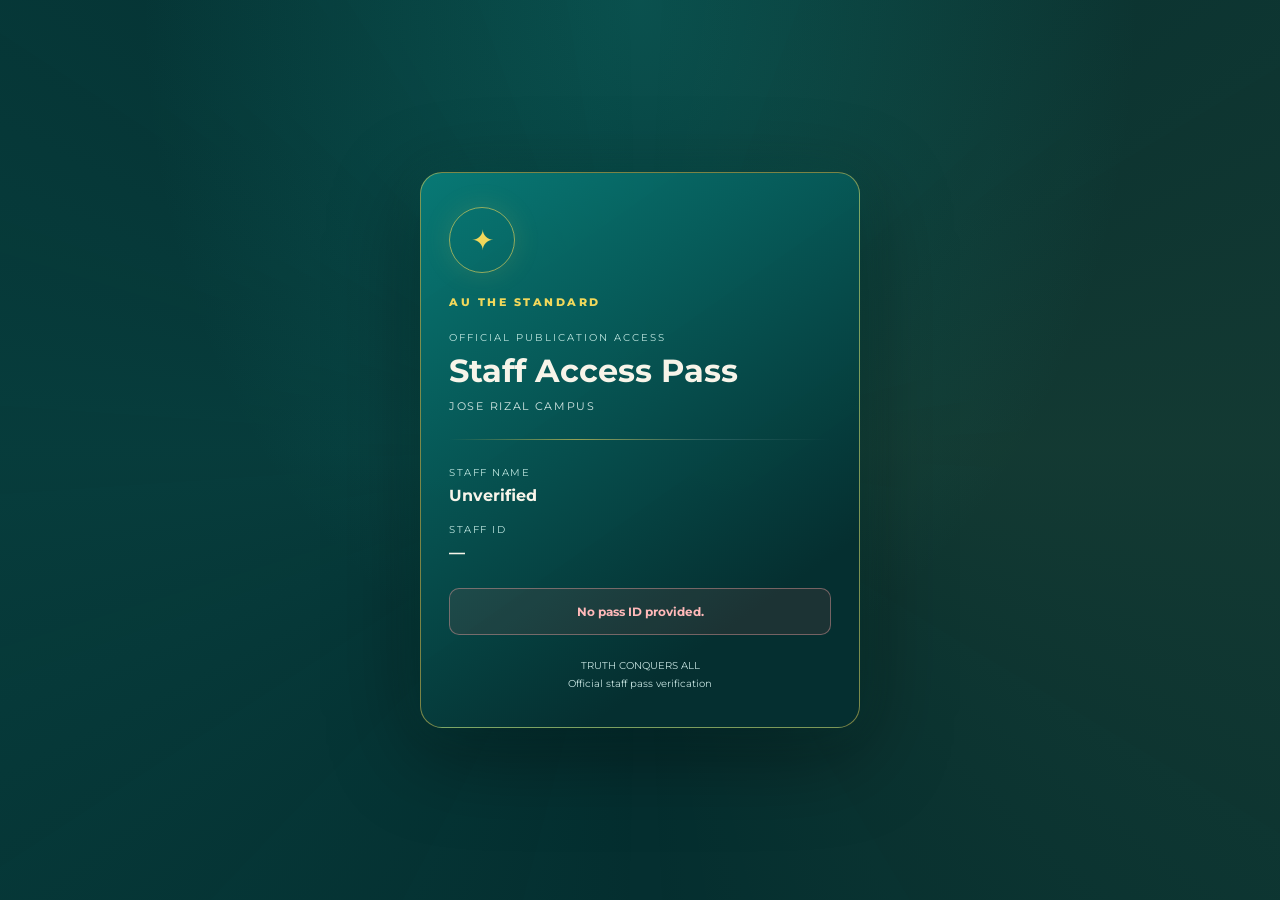
<file: pass.html>
<!DOCTYPE html>
<html lang="en">
<head>
  <meta charset="UTF-8">
  <meta name="viewport" content="width=device-width, initial-scale=1.0">
  <meta name="theme-color" content="#052f30">
  <title>Staff Access Pass | AU THE STANDARD</title>

  <link rel="preconnect" href="https://fonts.googleapis.com">
  <link href="https://fonts.googleapis.com/css2?family=Montserrat:wght@400;500;600;700;800&display=swap" rel="stylesheet">

  <style>
    * { box-sizing: border-box; }

    :root {
      --teal-dark: #052f30;
      --teal: #087c78;
      --gold: #f1d85b;
      --cream: #f7f4e9;
    }

    body {
      margin: 0;
      min-height: 100vh;
      padding: 24px;
      display: grid;
      place-items: center;
      overflow-x: hidden;
      background:
        radial-gradient(ellipse at 50% 0%, #15958b55, transparent 55%),
        var(--teal-dark);
      color: var(--cream);
      font-family: Montserrat, sans-serif;
    }

    .ambient {
      position: fixed;
      inset: -40%;
      pointer-events: none;
      background: conic-gradient(
        from 0deg,
        transparent,
        #f1d85b10,
        transparent,
        #15958b22,
        transparent
      );
      animation: ambient-spin 18s linear infinite;
    }

    .pass {
      position: relative;
      width: min(100%, 440px);
      padding: 34px 28px;
      overflow: hidden;
      border: 1px solid #f1d85b80;
      border-radius: 22px;
      background: linear-gradient(145deg, #087c78f2, #052f30 78%);
      box-shadow: 0 24px 90px #0006, 0 0 45px #15958b20;
      animation: pass-enter 1s cubic-bezier(.2,.8,.2,1) both;
    }

    .pass::before {
      content: "";
      position: absolute;
      top: -80%;
      left: -60%;
      width: 45%;
      height: 260%;
      transform: rotate(25deg);
      background: linear-gradient(
        90deg,
        transparent,
        #ffffff13,
        #f1d85b30,
        transparent
      );
      animation: light-sweep 2s ease-out .4s both;
      pointer-events: none;
    }

    .pass-content {
      position: relative;
      z-index: 1;
    }

    .seal {
      display: grid;
      place-items: center;
      width: 66px;
      height: 66px;
      margin-bottom: 22px;
      border: 1px solid #f1d85b99;
      border-radius: 50%;
      color: var(--gold);
      font-size: 28px;
      box-shadow: 0 0 28px #f1d85b20;
      animation: seal-glow 2s ease-in-out infinite alternate;
    }

    .brand {
      color: var(--gold);
      font-size: 11px;
      font-weight: 800;
      letter-spacing: 2.5px;
    }

    .eyebrow {
      margin: 22px 0 8px;
      color: #bde5df;
      font-size: 10px;
      letter-spacing: 2px;
      text-transform: uppercase;
    }

    h1 {
      margin: 0 0 8px;
      font-size: clamp(25px, 6vw, 32px);
      line-height: 1.2;
    }

    .subtitle {
      margin: 0;
      color: #d5e8e5;
      font-size: 11px;
      letter-spacing: 1.7px;
    }

    .divider {
      height: 1px;
      margin: 26px 0;
      background: linear-gradient(90deg, transparent, #f1d85b99, #ffffff25, transparent);
    }

    .label {
      margin-top: 18px;
      color: #bde5df;
      font-size: 10px;
      letter-spacing: 1.5px;
      text-transform: uppercase;
    }

    .value {
      margin-top: 7px;
      font-size: 16px;
      font-weight: 700;
      overflow-wrap: anywhere;
    }

    .status {
      margin-top: 26px;
      padding: 13px;
      border: 1px solid #f1d85b50;
      border-radius: 10px;
      background: #f1d85b12;
      color: var(--gold);
      font-size: 12px;
      font-weight: 700;
      line-height: 1.6;
      text-align: center;
    }

    .status.invalid {
      border-color: #ffaaaa66;
      background: #ff646418;
      color: #ffb9b9;
    }

    .progress-track {
      height: 3px;
      margin-top: 20px;
      overflow: hidden;
      border-radius: 10px;
      background: #ffffff20;
    }

    .progress {
      width: 0%;
      height: 100%;
      background: var(--gold);
    }

    .pass.ready .progress {
      animation: countdown 6s linear forwards;
    }

    .note {
      margin: 22px 0 0;
      color: #c5e2df;
      font-size: 10px;
      line-height: 1.8;
      text-align: center;
    }

    .tap-hint {
      margin-top: 16px;
      color: #f1d85b;
      font-size: 10px;
      letter-spacing: 1.2px;
      text-align: center;
      animation: hint-pulse 1.5s ease-in-out infinite;
    }

    .pass.invalid-pass .progress-track,
    .pass.invalid-pass .tap-hint {
      display: none;
    }

    .pass.leaving {
      animation: pass-leave .45s ease-in forwards;
    }

    @keyframes pass-enter {
      from { opacity: 0; transform: translateY(25px) scale(.96); filter: blur(8px); }
      to { opacity: 1; transform: translateY(0) scale(1); filter: blur(0); }
    }

    @keyframes pass-leave {
      to { opacity: 0; transform: translateY(-15px) scale(1.02); filter: blur(6px); }
    }

    @keyframes light-sweep {
      from { left: -70%; }
      to { left: 160%; }
    }

    @keyframes ambient-spin {
      to { transform: rotate(360deg); }
    }

    @keyframes seal-glow {
      from { box-shadow: 0 0 12px #f1d85b10; }
      to { box-shadow: 0 0 30px #f1d85b45; }
    }

    @keyframes countdown {
      to { width: 100%; }
    }

    @keyframes hint-pulse {
      50% { opacity: .55; }
    }

    @media (prefers-reduced-motion: reduce) {
      *, *::before, *::after {
        animation-duration: .01ms !important;
        animation-iteration-count: 1 !important;
        scroll-behavior: auto !important;
      }
    }
  </style>
</head>

<body>
  <div class="ambient" aria-hidden="true"></div>

  <main class="pass" id="passCard">
    <div class="pass-content">
      <div class="seal" aria-hidden="true">✦</div>
      <div class="brand">AU THE STANDARD</div>

      <p class="eyebrow">Official Publication Access</p>
      <h1>Staff Access Pass</h1>
      <p class="subtitle">JOSE RIZAL CAMPUS</p>

      <div class="divider"></div>

      <div class="label">Staff Name</div>
      <div class="value" id="staffName">Verifying pass...</div>

      <div class="label">Staff ID</div>
      <div class="value" id="staffId">—</div>

      <div class="status" id="status" role="status" aria-live="polite">
        Connecting to verification service...
      </div>

      <div class="progress-track" aria-hidden="true">
        <div class="progress"></div>
      </div>

      <div class="tap-hint" id="tapHint" hidden>
        TAP ANYWHERE TO CONTINUE
      </div>

      <p class="note">
        TRUTH CONQUERS ALL<br>
        Official staff pass verification
      </p>
    </div>
  </main>

  <script>
    const SUPABASE_URL = "https://gxihhayyyxiauoqrkokp.supabase.co";
    const SUPABASE_ANON_KEY = "sb_publishable_Q6p-7zDpsKmchrRiCA7TBg_JOZajsxX";

    const card = document.getElementById("passCard");
    const statusEl = document.getElementById("status");
    const staffNameEl = document.getElementById("staffName");
    const staffIdEl = document.getElementById("staffId");
    const tapHint = document.getElementById("tapHint");

    const params = new URLSearchParams(window.location.search);
    const passId = params.get("id");

    let canContinue = false;
    let hasContinued = false;
    let countdownTimer;

    function showInvalid(message) {
      card.classList.add("invalid-pass");
      staffNameEl.textContent = "Unverified";
      staffIdEl.textContent = "—";
      statusEl.textContent = message;
      statusEl.classList.add("invalid");
    }

    function continueToHomepage() {
      if (!canContinue || hasContinued) return;

      hasContinued = true;
      clearTimeout(countdownTimer);
      card.classList.add("leaving");

      setTimeout(() => {
        window.location.replace("index.html");
      }, 450);
    }

    async function verifyPass() {
      if (!passId) {
        showInvalid("No pass ID provided.");
        return;
      }

      try {
        const response = await fetch(
          `${SUPABASE_URL}/functions/v1/verify-public-pass`,
          {
            method: "POST",
            headers: {
              "Content-Type": "application/json",
              "apikey": SUPABASE_ANON_KEY
            },
            body: JSON.stringify({ pass_id: passId })
          }
        );

        const result = await response.json();

        if (!response.ok || !result.valid) {
          showInvalid(result.message || "Pass verification failed.");
          return;
        }

        if (!result.staff_name || !result.staff_id) {
          showInvalid("Staff information is incomplete.");
          return;
        }

        staffNameEl.textContent = result.staff_name;
        staffIdEl.textContent = result.staff_id;
        statusEl.textContent = "✓ " + (result.message || "Active pass verified.");

        canContinue = true;
        card.classList.add("ready");
        tapHint.hidden = false;

        countdownTimer = setTimeout(continueToHomepage, 6000);

      } catch (error) {
        console.error("Pass verification error:", error);
        showInvalid("Unable to verify. Please try again.");
      }
    }

    document.addEventListener("click", continueToHomepage);
    document.addEventListener("keydown", event => {
      if (event.key === "Enter" || event.key === " ") {
        continueToHomepage();
      }
    });

    verifyPass();
  </script>
</body>
</html>
</file>
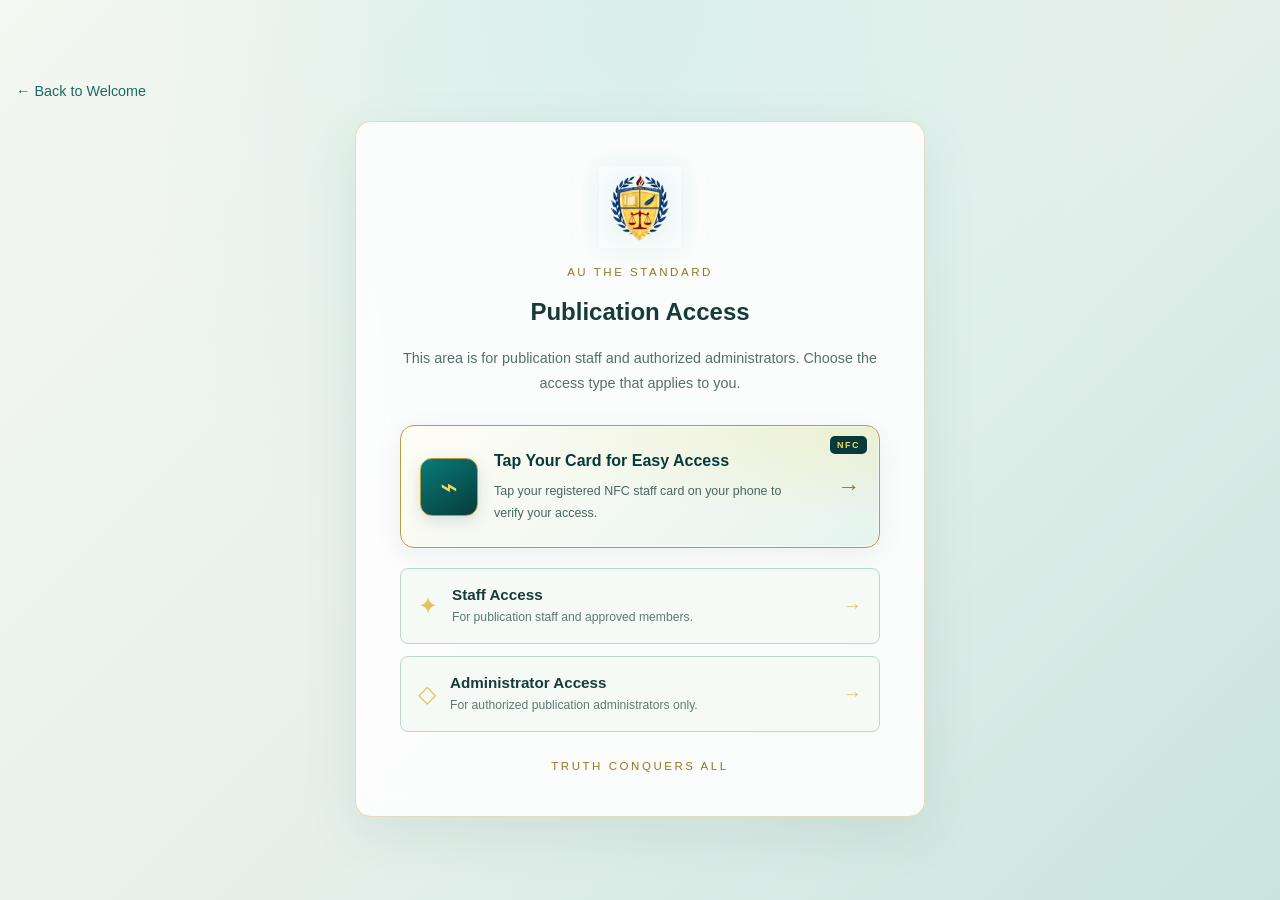
<file: staff-access.html>
<!DOCTYPE html>
<html lang="en">
<head>
  <meta charset="UTF-8">
  <meta name="viewport" content="width=device-width, initial-scale=1.0">
  <meta name="theme-color" content="#073b3b">
  <title>Staff & Admin Access | AU THE STANDARD</title>
  <link rel="stylesheet" href="style.css">
</head>

<body id="staff-access-page">
  <main class="staff-access-layout">
    <a class="staff-back-link" href="index.html">
      ← Back to Welcome
    </a>

    <section class="staff-access-card">
      <img
        src="images/au-logo.png"
        alt="Arellano University logo"
        class="access-logo"
      >

      <p class="access-eyebrow">AU THE STANDARD</p>

      <h1>Publication Access</h1>

      <p class="access-description">
        This area is for publication staff and authorized administrators.
        Choose the access type that applies to you.
      </p>

      
<div class="access-options">

  <!-- NFC CARD ACCESS -->
  <button type="button" id="nfc-card-choice"
    class="access-option nfc-access-option">
    <span class="access-icon">⌁</span>
    <span class="access-option-text">
      <strong>Tap Your Card for Easy Access</strong>
      <small>Tap your registered NFC staff card on your phone to verify your access.</small>
    </span>
    <span class="access-arrow">→</span>
  </button>

  <!-- STAFF ACCESS -->
  <button type="button" id="staff-login-choice"
    class="access-option">
    <span class="access-icon">✦</span>
    <span class="access-option-text">
      <strong>Staff Access</strong>
      <small>For publication staff and approved members.</small>
    </span>
    <span class="access-arrow">→</span>
  </button>

  <!-- ADMINISTRATOR ACCESS -->
  <button type="button" id="admin-login-choice"
    class="access-option">
    <span class="access-icon">◇</span>
    <span class="access-option-text">
      <strong>Administrator Access</strong>
      <small>For authorized publication administrators only.</small>
    </span>
    <span class="access-arrow">→</span>
  </button>

</div>


      <p class="access-footer">TRUTH CONQUERS ALL</p>
    </section>
  </main>
</body>

<script>
  const nfcButton = document.getElementById("nfc-card-choice");

  if (nfcButton) {
    nfcButton.addEventListener("click", () => {
      alert(
        "NFC Staff Access\n\n" +
        "1. Make sure NFC is enabled on your compatible phone.\n" +
        "2. Tap your registered AU THE STANDARD card on the phone.\n" +
        "3. Wait for your Staff Access Pass to be verified.\n\n" +
        "Your card must be active and your staff account approved."
      );
    });
  }
</script>
</html>
</file>
<file: style.css>
/* =========================================
   AU THE STANDARD
   Cinematic Editorial Design
   Teal • Yellow • Montserrat
========================================= */

:root {
  --teal-dark: #052f30;
  --teal: #087c78;
  --teal-light: #15958b;
  --yellow: #f1d85b;
  --ink: #152e2c;
  --muted: #71817b;
  --line: #dce5df;
  --paper: #f6f7f2;
  --white: #ffffff;
  --soft: #e9eddf;
  --max-width: 1240px;
}

* {
  box-sizing: border-box;
}

html {
  scroll-behavior: smooth;
  scroll-padding-top: 24px;
}

body {
  margin: 0;
  background: var(--paper);
  color: var(--ink);
  font-family: "Montserrat", Arial, sans-serif;
  -webkit-font-smoothing: antialiased;
}

img {
  display: block;
  max-width: 100%;
}

a {
  color: inherit;
  text-decoration: none;
}

button,
input {
  font: inherit;
}

button,
a {
  -webkit-tap-highlight-color: transparent;
}

button {
  cursor: pointer;
}

[hidden] {
  display: none !important;
}

.skip-link,
.visually-hidden {
  position: absolute;
  width: 1px;
  height: 1px;
  padding: 0;
  margin: -1px;
  overflow: hidden;
  clip: rect(0, 0, 0, 0);
  white-space: nowrap;
  border: 0;
}

.skip-link:focus {
  z-index: 1000;
  width: auto;
  height: auto;
  margin: 0;
  padding: 12px 16px;
  clip: auto;
  background: var(--yellow);
  color: var(--teal-dark);
}

/* =========================================
   1. HEADER AND TOP BAR
========================================= */

.site-header {
  position: relative;
  z-index: 20;
  padding: 0 5%;
  color: var(--white);
  background:
    radial-gradient(
      circle at 90% 0%,
      rgba(54, 181, 165, 0.2),
      transparent 32%
    ),
    linear-gradient(
      125deg,
      var(--teal-dark),
      #075956 60%,
      var(--teal)
    );
  border-bottom: 4px solid var(--yellow);
}

.topline {
  min-height: 39px;
  display: flex;
  align-items: center;
  justify-content: space-between;
  gap: 14px;
  border-bottom: 1px solid rgba(255, 255, 255, 0.17);
  color: #d0e5df;
  font-size: 9px;
  letter-spacing: 1.1px;
}

.header-actions {
  display: flex;
  align-items: center;
  gap: 18px;
  flex-shrink: 0;
}

#search-toggle,
#menu-toggle {
  display: inline-flex;
  align-items: center;
  justify-content: center;
  gap: 7px;
  padding: 10px 0;
  border: 0;
  background: transparent;
  color: var(--yellow);
  font-size: 10px;
  font-weight: 800;
  letter-spacing: 0.8px;
  transition: color 0.2s ease;
}

#search-toggle:hover,
#menu-toggle:hover {
  color: var(--white);
}

#menu-toggle span:first-child {
  font-size: 17px;
  line-height: 1;
}


/* =========================================
   2. MASTHEAD — PUBLICATION IDENTITY
========================================= */

.masthead {
  min-height: 125px;
  display: flex;
  align-items: center;
  justify-content: space-between;
  gap: 28px;
  padding: 24px 0;
}

.publication-brand {
  display: flex;
  align-items: center;
  gap: 15px;
  min-width: 0;
  color: var(--white);
}

.masthead .au-logo {
  width: 68px;
  height: 68px;
  flex: 0 0 68px;
  object-fit: contain;
  transition: transform 0.3s ease;
}

.publication-brand:hover .au-logo {
  transform: scale(1.04);
}

.brand-wrap {
  display: flex;
  flex-direction: column;
  align-items: flex-start;
  gap: 8px;
  min-width: 0;
}

.brand-title {
  display: flex;
  align-items: baseline;
  gap: 9px;
  white-space: nowrap;
  line-height: 1;
}

.brand-au,
.brand-name {
  margin: 0;
  padding: 0;
  color: var(--white);
  font-family: "Montserrat", sans-serif;
  font-size: clamp(21px, 3vw, 36px);
  line-height: 1.05;
}

.brand-au {
  color: var(--yellow);
  font-weight: 500;
  letter-spacing: -1px;
}

.brand-name {
  font-weight: 800;
  letter-spacing: -1.3px;
}

.brand-campus {
  color: #e0ece7;
  font-size: 10px;
  font-weight: 700;
  letter-spacing: 2.2px;
  line-height: 1.5;
}

.masthead-details {
  display: flex;
  flex-direction: column;
  align-items: flex-end;
  gap: 7px;
  flex-shrink: 0;
}

.masthead-tagline {
  margin: 0;
  padding-left: 13px;
  border-left: 3px solid var(--yellow);
  color: var(--yellow);
  font-size: 10px;
  font-weight: 800;
  letter-spacing: 1.2px;
  line-height: 1.6;
  text-align: right;
}

.masthead-address {
  margin: 0;
  color: #d0e5df;
  font-size: 10px;
  font-weight: 500;
  letter-spacing: 0.2px;
  line-height: 1.6;
  text-align: right;
}

/* =========================================
   3. HEADER TOOLS — MENU AND SEARCH
========================================= */

.header-tools {
  display: flex;
  align-items: center;
  justify-content: space-between;
  gap: 18px;
  padding: 13px 0;
  border-top: 1px solid rgba(255, 255, 255, 0.16);
}

.information-menu {
  position: relative;
  z-index: 110;
  flex: 0 0 auto;
  width: auto;
  max-height: none;
  padding: 0;
  overflow: visible;
  background: transparent;
  color: var(--white);
  border: 0;
  border-radius: 0;
  box-shadow: none;
}

.information-menu > summary {
  display: inline-flex;
  align-items: center;
  justify-content: center;
  gap: 9px;
  min-height: 43px;
  padding: 0 15px;
  border: 1px solid rgba(241, 216, 91, 0.65);
  border-radius: 4px;
  background: rgba(255, 255, 255, 0.045);
  color: var(--yellow);
  cursor: pointer;
  list-style: none;
  font-size: 10px;
  font-weight: 800;
  letter-spacing: 1px;
  transition:
    background 0.25s ease,
    color 0.25s ease,
    border-color 0.25s ease;
}

.information-menu > summary::-webkit-details-marker {
  display: none;
}

.information-menu > summary:hover,
.information-menu[open] > summary {
  background: var(--yellow);
  color: var(--teal-dark);
  border-color: var(--yellow);
}

.menu-icon {
  font-size: 19px;
  line-height: 1;
}

.menu-label {
  font-size: 10px;
}

.information-menu-content {
  position: absolute;
  top: calc(100% + 12px);
  left: 0;
  z-index: 120;
  display: grid;
  grid-template-columns: repeat(2, minmax(0, 1fr));
  gap: 20px;
  width: min(510px, 88vw);
  max-height: min(70vh, 520px);
  padding: 24px;
  overflow-y: auto;
  background: var(--white);
  color: var(--ink);
  border-top: 4px solid var(--yellow);
  border-radius: 0 0 6px 6px;
  box-shadow: 0 18px 45px rgba(5, 47, 48, 0.24);
  animation: standardMenuIn 0.2s ease both;
}

.information-menu-section {
  min-width: 0;
  padding-bottom: 10px;
  border-bottom: 1px solid var(--line);
}

.information-menu-section h3 {
  margin: 0 0 10px;
  color: var(--teal-dark);
  font-size: 11px;
  font-weight: 800;
  letter-spacing: 1px;
  text-transform: uppercase;
}

.information-menu-section a {
  display: block;
  padding: 9px 10px;
  border-radius: 3px;
  color: #4c625b;
  font-size: 11px;
  line-height: 1.55;
  transition:
    background 0.2s ease,
    color 0.2s ease,
    padding-left 0.2s ease;
}

.information-menu-section a:hover {
  padding-left: 14px;
  background: var(--soft);
  color: var(--teal);
}

.search-form {
  display: flex;
  align-items: stretch;
  gap: 0;
  width: min(430px, 65%);
  min-width: 0;
  margin: 0 0 0 auto;
  padding: 0;
  border: 1px solid rgba(241, 216, 91, 0.7);
  border-radius: 5px;
  overflow: hidden;
  background: var(--white);
  transition:
    border-color 0.25s ease,
    box-shadow 0.25s ease;
}

.search-form:focus-within {
  border-color: var(--yellow);
  box-shadow: 0 0 0 3px rgba(241, 216, 91, 0.17);
}

.search-form input {
  width: 100%;
  min-width: 0;
  min-height: 43px;
  padding: 11px 14px;
  border: 0;
  border-radius: 0;
  outline: 0;
  background: var(--white);
  color: var(--ink);
  font-size: 12px;
}

.search-form input::placeholder {
  color: #82918b;
}

.search-form input:focus-visible {
  outline: 0;
}

.search-form button {
  flex-shrink: 0;
  min-height: 43px;
  padding: 0 17px;
  border: 0;
  border-radius: 0;
  background: var(--yellow);
  color: var(--teal-dark);
  font-size: 10px;
  font-weight: 800;
  letter-spacing: 0.8px;
  transition:
    background 0.2s ease,
    color 0.2s ease;
}

.search-form button:hover {
  background: var(--teal-dark);
  color: var(--yellow);
}

/* =========================================
   4. MAIN CATEGORY NAVIGATION
========================================= */

.navigation {
  position: relative;
  display: flex;
  align-items: stretch;
  justify-content: space-between;
  gap: clamp(10px, 1.35vw, 22px);
  padding: 0;
  border-top: 1px solid rgba(255, 255, 255, 0.16);
  overflow-x: auto;
  scrollbar-width: thin;
  scrollbar-color: var(--teal-light) transparent;
}

.navigation > a,
.nav-dropdown-toggle {
  display: inline-flex;
  align-items: center;
  justify-content: center;
  gap: 6px;
  min-height: 49px;
  padding: 12px 0;
  flex-shrink: 0;
  border: 0;
  border-bottom: 3px solid transparent;
  background: transparent;
  color: var(--white);
  font-size: 9px;
  font-weight: 800;
  letter-spacing: 0.5px;
  white-space: nowrap;
  transition:
    color 0.2s ease,
    border-color 0.2s ease;
}

.navigation > a:hover,
.navigation > a:focus-visible,
.nav-dropdown-toggle:hover,
.nav-dropdown-toggle:focus-visible,
.nav-dropdown-toggle[aria-expanded="true"] {
  color: var(--yellow);
  border-bottom-color: var(--yellow);
}

.nav-dropdown {
  position: relative;
  display: flex;
  align-items: stretch;
  flex-shrink: 0;
}

.nav-dropdown-toggle span {
  display: inline-block;
  font-size: 13px;
  transition: transform 0.2s ease;
}

.nav-dropdown-toggle[aria-expanded="true"] span {
  transform: rotate(180deg);
}

.nav-dropdown-menu {
  position: absolute;
  z-index: 100;
  top: calc(100% + 1px);
  left: -10px;
  display: none;
  width: 255px;
  max-height: min(65vh, 430px);
  padding: 8px;
  overflow-y: auto;
  background: var(--white);
  border: 1px solid var(--line);
  border-top: 3px solid var(--yellow);
  border-radius: 0 0 5px 5px;
  box-shadow: 0 15px 35px rgba(5, 47, 48, 0.2);
}

.nav-dropdown.is-open .nav-dropdown-menu {
  display: block;
  animation: standardMenuIn 0.18s ease both;
}

.nav-dropdown-menu a,
.nav-dropdown-menu button {
  display: block;
  width: 100%;
  padding: 11px 12px;
  border: 0;
  border-radius: 3px;
  background: transparent;
  color: var(--ink);
  font-size: 11px;
  line-height: 1.5;
  text-align: left;
  overflow-wrap: anywhere;
  transition:
    background 0.2s ease,
    color 0.2s ease,
    padding-left 0.2s ease;
}

.nav-dropdown-menu a:hover,
.nav-dropdown-menu a:focus-visible,
.nav-dropdown-menu button:hover,
.nav-dropdown-menu button:focus-visible {
  padding-left: 16px;
  background: var(--soft);
  color: var(--teal);
}

@keyframes standardMenuIn {
  from {
    opacity: 0;
    transform: translateY(6px);
  }
  to {
    opacity: 1;
    transform: translateY(0);
  }
}

/* =========================================
   5. RESPONSIVE HEADER TOOLS
========================================= */

@media (max-width: 800px) {
  .masthead {
    gap: 16px;
  }

  .masthead .au-logo {
    width: 56px;
    height: 56px;
    flex-basis: 56px;
  }

  .brand-title {
    gap: 6px;
  }

  .brand-au,
  .brand-name {
    font-size: clamp(18px, 3.1vw, 28px);
  }

  .brand-campus {
    font-size: 8px;
    letter-spacing: 1.5px;
  }

  .masthead-tagline {
    font-size: 9px;
  }

  .masthead-address {
    font-size: 9px;
  }

  .information-menu-content {
    width: min(480px, 88vw);
  }
}

@media (max-width: 650px) {
  .masthead {
    align-items: flex-start;
    flex-direction: column;
    gap: 14px;
    padding: 18px 0;
  }

  .masthead-details {
    align-items: flex-start;
    gap: 5px;
    padding-left: 77px;
  }

  .masthead-tagline {
    padding-left: 10px;
    text-align: left;
  }

  .masthead-address {
    text-align: left;
  }

  .header-tools {
    align-items: stretch;
    gap: 10px;
  }

  .information-menu > summary {
    min-height: 42px;
    gap: 7px;
    padding: 0 11px;
  }

  .menu-label {
    font-size: 9px;
  }

  .search-form {
    flex: 1;
    width: auto;
    min-width: 0;
  }

  .search-form input {
    min-height: 42px;
    padding: 10px;
    font-size: 11px;
  }

  .search-form button {
    min-height: 42px;
    padding: 0 11px;
    font-size: 9px;
  }

  .information-menu-content {
    position: fixed;
    top: auto;
    left: 5%;
    width: 90%;
    max-height: 70vh;
    grid-template-columns: repeat(2, minmax(0, 1fr));
    gap: 15px;
    padding: 18px;
  }

  .navigation {
    justify-content: flex-start;
    gap: 20px;
    overflow-x: auto;
  }

  .nav-dropdown-menu {
    position: fixed;
    top: auto;
    left: 12px;
    width: min(290px, calc(100vw - 24px));
    max-height: 55vh;
  }
}

@media (max-width: 380px) {
  .masthead-details {
    padding-left: 0;
  }

  .header-tools {
    gap: 7px;
  }

  .information-menu > summary {
    padding: 0 9px;
  }

  .menu-label {
    display: none;
  }

  .search-form button {
    padding: 0 9px;
    font-size: 8px;
  }

  .information-menu-content {
    grid-template-columns: minmax(0, 1fr);
  }
}


/* =========================================
   6. MAIN PAGE LAYOUT
========================================= */

.container {
  width: 100%;
  max-width: var(--max-width);
  margin: 0 auto;
  padding: 0 32px;
}

.section-block {
  margin-top: 42px;
  scroll-margin-top: 24px;
}

.section-title {
  position: relative;
  display: flex;
  align-items: baseline;
  justify-content: space-between;
  gap: 12px;
  margin-bottom: 22px;
  padding-bottom: 13px;
  border-bottom: 2px solid var(--teal-dark);
}

.section-title::after {
  content: "";
  position: absolute;
  bottom: -2px;
  left: 0;
  width: 65px;
  height: 3px;
  background: var(--yellow);
}

.section-title h2 {
  margin: 0;
  color: var(--teal-dark);
  font-size: 13px;
  font-weight: 800;
  letter-spacing: 1.5px;
  line-height: 1.6;
}

.section-title > span {
  color: var(--muted);
  font-size: 9px;
  font-weight: 600;
  letter-spacing: 1px;
  line-height: 1.6;
  text-align: right;
}

/* =========================================
   7. FEATURED STORY
========================================= */

.lead-layout {
  display: grid;
  grid-template-columns: minmax(0, 1.8fr) minmax(260px, 0.85fr);
  gap: 28px;
  align-items: start;
}

.lead-story {
  min-width: 0;
  overflow: hidden;
  background: var(--white);
  border: 1px solid var(--line);
  border-radius: 4px;
  box-shadow: 0 10px 30px rgba(5, 47, 48, 0.07);
}

.story-image {
  display: block;
  width: 100%;
  aspect-ratio: 16 / 10;
  object-fit: cover;
  object-position: center;
  background: #e1e8e1;
  transition:
    transform 0.45s ease,
    filter 0.45s ease;
}

.lead-image {
  aspect-ratio: 16 / 8.5;
}

.lead-story:hover .story-image,
.story-card:hover .story-image {
  transform: scale(1.025);
  filter: saturate(1.06);
}

.story-info {
  padding: 22px 24px 25px;
}

.category {
  display: inline-block;
  color: var(--teal);
  font-size: 10px;
  font-weight: 800;
  letter-spacing: 1.1px;
  line-height: 1.6;
  text-transform: uppercase;
}

.lead-story h1 {
  max-width: 760px;
  margin: 12px 0;
  color: var(--teal-dark);
  font-size: clamp(32px, 4vw, 52px);
  font-weight: 800;
  line-height: 1.08;
  letter-spacing: -1.8px;
  overflow-wrap: anywhere;
}

.summary {
  max-width: 660px;
  color: #52645e;
  font-size: 14px;
  line-height: 1.9;
}

.byline {
  color: var(--muted);
  font-size: 9px;
  line-height: 1.8;
  letter-spacing: 0.7px;
}

.read-link {
  display: inline-flex;
  align-items: center;
  margin-top: 13px;
  padding: 11px 0 5px;
  border-bottom: 2px solid var(--yellow);
  color: var(--teal);
  font-size: 10px;
  font-weight: 800;
  letter-spacing: 0.7px;
}

.read-link:hover {
  color: var(--teal-dark);
}

/* =========================================
   8. TOP STORIES SIDEBAR
========================================= */

.trending {
  min-width: 0;
  padding: 20px;
  background: var(--teal-dark);
  border-top: 4px solid var(--yellow);
  border-radius: 3px;
  color: var(--white);
}

.sidebar-section-heading {
  display: flex;
  align-items: baseline;
  justify-content: space-between;
  gap: 8px;
  padding-bottom: 13px;
  border-bottom: 1px solid rgba(255, 255, 255, 0.22);
}

.sidebar-section-heading h2 {
  margin: 0;
  color: var(--white);
  font-size: 12px;
  font-weight: 800;
  letter-spacing: 1.2px;
  line-height: 1.6;
}

.sidebar-section-heading > span {
  color: var(--yellow);
  font-size: 8px;
  font-weight: 700;
  letter-spacing: 0.6px;
  text-align: right;
}

.top-story-item {
  display: grid;
  grid-template-columns: 28px minmax(0, 1fr);
  gap: 9px;
  padding: 16px 0;
  border-bottom: 1px solid rgba(255, 255, 255, 0.17);
}

.top-story-number {
  color: var(--yellow);
  font-size: 19px;
  font-weight: 500;
  line-height: 1.4;
}

.top-story-link {
  display: grid;
  grid-template-columns: 76px minmax(0, 1fr);
  align-items: start;
  gap: 11px;
  min-width: 0;
}

.top-story-image {
  width: 76px;
  height: 76px;
  aspect-ratio: 1;
  object-fit: cover;
  border-radius: 2px;
  background: rgba(255, 255, 255, 0.1);
}

.top-story-content {
  min-width: 0;
}

.top-story-content .category {
  color: var(--yellow);
  font-size: 8px;
}

.top-story-content h3 {
  margin: 5px 0 0;
  color: var(--white);
  font-size: 12px;
  font-weight: 700;
  line-height: 1.55;
  overflow-wrap: anywhere;
}

.top-story-link:hover h3 {
  color: var(--yellow);
}

.top-story-content p {
  margin: 6px 0 0;
  color: #d0e5df;
  font-size: 10px;
  line-height: 1.6;
}

/* =========================================
   9. ANNOUNCEMENTS
========================================= */

.announcements-section {
  margin-top: 24px;
}

.announcements-section .sidebar-section-heading {
  padding-bottom: 12px;
}

.announcement-item {
  padding: 14px 0;
  border-bottom: 1px solid rgba(255, 255, 255, 0.16);
}

.announcement-item:last-child {
  border-bottom: 0;
}

.announcement-item.is-priority {
  padding-left: 11px;
  border-left: 3px solid var(--yellow);
}

.announcement-item h3 {
  margin: 0 0 7px;
  color: var(--white);
  font-size: 12px;
  font-weight: 800;
  line-height: 1.6;
  overflow-wrap: anywhere;
}

.announcement-item p {
  margin: 0;
  color: #d0e5df;
  font-size: 10px;
  line-height: 1.8;
  overflow-wrap: anywhere;
}

.announcement-link {
  display: inline-block;
  margin-top: 8px;
  color: var(--yellow);
  font-size: 9px;
  font-weight: 800;
  letter-spacing: 0.5px;
}

.announcement-link:hover {
  color: var(--white);
}

.empty-message {
  margin: 0;
  padding: 16px 0;
  color: #d0e5df;
  font-size: 11px;
  line-height: 1.8;
}

/* =========================================
   10. LATEST STORY CARDS
========================================= */

.story-grid {
  display: grid;
  grid-template-columns: repeat(3, minmax(0, 1fr));
  gap: 28px 22px;
}

.story-card {
  min-width: 0;
  overflow: hidden;
  background: var(--white);
  border: 1px solid #e2e9e3;
  border-radius: 4px;
  box-shadow: 0 5px 18px rgba(5, 47, 48, 0.035);
  transition:
    transform 0.25s ease,
    box-shadow 0.25s ease;
}

.story-card:hover {
  transform: translateY(-4px);
  box-shadow: 0 14px 30px rgba(5, 47, 48, 0.11);
}

.story-card > a:first-child {
  display: block;
  overflow: hidden;
}

.story-card .story-image {
  aspect-ratio: 16 / 10;
}

.card-content {
  padding: 17px 17px 20px;
}

.story-card h3 {
  margin: 10px 0;
  color: var(--teal-dark);
  font-size: 18px;
  font-weight: 800;
  line-height: 1.4;
  letter-spacing: -0.4px;
  overflow-wrap: anywhere;
}

.story-card h3 a:hover {
  color: var(--teal);
}

.story-excerpt {
  color: #5b6b65;
  font-size: 12px;
  line-height: 1.85;
}

.story-card .coverage-level {
  display: inline-block;
  margin-top: 8px;
  padding: 4px 7px;
  background: var(--soft);
  color: var(--teal-dark);
  border-radius: 2px;
  font-size: 8px;
  font-weight: 800;
  letter-spacing: 0.5px;
  text-transform: uppercase;
}

.story-card .byline {
  display: block;
  margin-top: 14px;
  padding-top: 10px;
  border-top: 1px solid #e8eee9;
}

.story-card .read-more {
  display: inline-block;
  margin-top: 12px;
  padding-bottom: 4px;
  border-bottom: 2px solid var(--yellow);
  color: var(--teal);
  font-size: 10px;
  font-weight: 800;
  letter-spacing: 0.5px;
}

.story-card .read-more:hover {
  color: var(--teal-dark);
}

#no-results {
  padding: 20px;
  color: var(--muted);
  font-size: 12px;
  line-height: 1.8;
  text-align: center;
}

/* =========================================
   11. ABOUT SECTION
========================================= */

.about {
  position: relative;
  overflow: hidden;
  margin-top: 62px;
  padding: 40px;
  color: var(--white);
  background:
    radial-gradient(
      circle at 95% 0%,
      rgba(54, 181, 165, 0.23),
      transparent 35%
    ),
    linear-gradient(120deg, var(--teal-dark), var(--teal));
  border-top: 4px solid var(--yellow);
  border-radius: 3px;
}

.about .category {
  color: var(--yellow);
}

.about h2 {
  max-width: 650px;
  margin: 14px 0;
  color: var(--white);
  font-size: clamp(30px, 4vw, 44px);
  font-weight: 800;
  line-height: 1.15;
  letter-spacing: -1px;
}

.about p {
  max-width: 650px;
  color: #d0e5df;
  font-size: 13px;
  line-height: 1.95;
}

/* =========================================
   12. INFORMATIONAL PAGE PLACEHOLDERS
========================================= */

.publication-information {
  margin-top: 25px;
  padding: 27px;
  background: var(--white);
  border: 1px solid var(--line);
  border-left: 4px solid var(--teal);
  border-radius: 3px;
  scroll-margin-top: 24px;
}

.publication-information h2 {
  margin: 9px 0;
  color: var(--teal-dark);
  font-size: 22px;
  font-weight: 800;
  line-height: 1.4;
}

.publication-information p {
  margin-bottom: 0;
  color: #5b6b65;
  font-size: 12px;
  line-height: 1.9;
}

/* =========================================
   13. FOOTER
========================================= */

.site-footer {
  position: relative;
  margin-top: 65px;
  padding: 38px 5%;
  color: var(--white);
  background:
    radial-gradient(
      circle at 90% 0%,
      rgba(54, 181, 165, 0.16),
      transparent 30%
    ),
    var(--teal-dark);
  border-top: 4px solid var(--yellow);
  text-align: center;
}

.footer-brand {
  display: inline-block;
  color: var(--white);
  font-size: 27px;
  font-weight: 400;
  letter-spacing: -0.8px;
}

.footer-brand strong {
  font-weight: 800;
}

.footer-brand span {
  color: var(--yellow);
}

.site-footer p {
  color: #c2dcd6;
  font-size: 10px;
  line-height: 1.9;
}

.site-footer > a:last-child {
  display: inline-block;
  margin-top: 8px;
  color: var(--yellow);
  font-size: 10px;
  font-weight: 800;
}

/* =========================================
   14. TABLET LAYOUT
========================================= */

@media (max-width: 950px) {
  .container {
    padding: 0 24px;
  }

  .navigation {
    gap: 16px;
  }

  .navigation > a,
  .nav-dropdown-toggle {
    font-size: 9px;
  }

  .lead-layout {
    grid-template-columns: minmax(0, 1.4fr) minmax(235px, 0.9fr);
    gap: 20px;
  }

  .top-story-link {
    grid-template-columns: 62px minmax(0, 1fr);
    gap: 9px;
  }

  .top-story-image {
    width: 62px;
    height: 62px;
  }

  .story-grid {
    gap: 22px 15px;
  }

  .card-content {
    padding: 14px;
  }

  .story-card h3 {
    font-size: 16px;
  }
}

/* =========================================
   15. MOBILE LAYOUT
========================================= */

@media (max-width: 650px) {
  .site-header {
    padding: 0 5%;
  }

  .topline {
    min-height: 37px;
    font-size: 7px;
    letter-spacing: 0.4px;
  }

  .header-actions {
    gap: 13px;
  }

  #search-toggle,
  #menu-toggle {
    font-size: 9px;
  }

  .menu-button-text {
    display: none;
  }

  .masthead {
    min-height: 90px;
    gap: 10px;
    padding: 15px 0;
  }

  .publication-brand {
    gap: 9px;
  }

  .masthead .au-logo {
    width: 43px;
    height: 43px;
    flex-basis: 43px;
  }

  .brand-title {
    gap: 6px;
  }

  .brand-au,
  .brand-name {
    font-size: clamp(15px, 4.4vw, 24px);
    letter-spacing: -0.7px;
  }

  .brand-campus {
    font-size: 7px;
    letter-spacing: 1.2px;
  }

  .masthead-tagline {
    max-width: 100px;
    padding-left: 8px;
    font-size: 8px;
    letter-spacing: 0.2px;
    line-height: 1.7;
  }

  .navigation {
    gap: 20px;
    margin-right: -5.5%;
    padding: 0 0 0 1px;
  }

  .navigation > a,
  .nav-dropdown-toggle {
    min-height: 44px;
    padding: 10px 0;
    font-size: 9px;
  }

  .nav-dropdown-menu {
    position: fixed;
    top: auto;
    left: auto;
    width: min(270px, 85vw);
    max-height: 55vh;
    border-radius: 3px;
  }

  .information-menu {
    right: 0;
    width: min(410px, 100%);
    max-height: 70vh;
    padding: 20px;
  }

  .container {
    padding: 0 16px;
  }

  .section-block {
    margin-top: 30px;
  }

  .section-title {
    gap: 10px;
    margin-bottom: 17px;
    padding-bottom: 11px;
  }

  .section-title h2 {
    font-size: 11px;
    letter-spacing: 1px;
  }

  .section-title > span {
    font-size: 8px;
    letter-spacing: 0.3px;
  }

  .lead-layout {
    grid-template-columns: minmax(0, 1fr);
    gap: 23px;
  }

  .lead-image {
    aspect-ratio: 16 / 9;
  }

  .story-info {
    padding: 18px;
  }

  .lead-story h1 {
    font-size: clamp(30px, 8.5vw, 43px);
    letter-spacing: -1px;
  }

  .summary {
    font-size: 13px;
  }

  .trending {
    padding: 18px;
  }

  .top-story-link {
    grid-template-columns: 75px minmax(0, 1fr);
  }

  .top-story-image {
    width: 75px;
    height: 75px;
  }

  .top-story-content h3 {
    font-size: 13px;
  }

  .story-grid {
    grid-template-columns: repeat(2, minmax(0, 1fr));
    gap: 18px 12px;
  }

  .story-card .story-image {
    aspect-ratio: 4 / 3;
  }

  .card-content {
    padding: 12px;
  }

  .story-card h3 {
    font-size: 15px;
    line-height: 1.45;
  }

  .story-excerpt {
    font-size: 11px;
    line-height: 1.7;
  }

  .story-card .byline {
    font-size: 8px;
  }

  .category {
    font-size: 8px;
    letter-spacing: 0.7px;
  }

  .about {
    margin-top: 42px;
    padding: 27px 21px;
  }

  .about h2 {
    font-size: 31px;
  }

  .publication-information {
    padding: 21px;
  }

  .publication-information h2 {
    font-size: 19px;
  }

  .site-footer {
    margin-top: 44px;
    padding: 32px 18px;
  }

  .footer-brand {
    font-size: 22px;
  }
}

/* =========================================
   16. SMALL PHONES
========================================= */

@media (max-width: 380px) {
  .masthead-tagline {
    display: none;
  }

  .brand-au,
  .brand-name {
    font-size: 17px;
  }

  .brand-campus {
    font-size: 6px;
    letter-spacing: 1px;
  }

  .container {
    padding: 0 13px;
  }

  .story-grid {
    grid-template-columns: minmax(0, 1fr);
  }

  .story-card .story-image {
    aspect-ratio: 16 / 9;
  }

  .story-card h3 {
    font-size: 18px;
  }

  .story-excerpt {
    font-size: 12px;
  }

  .section-title > span {
    letter-spacing: 0;
  }

  .top-story-link {
    grid-template-columns: 65px minmax(0, 1fr);
  }

  .top-story-image {
    width: 65px;
    height: 65px;
  }
}

/* =========================================
   17. ACCESSIBILITY AND MOTION
========================================= */

a:focus-visible,
button:focus-visible,
input:focus-visible {
  outline: 2px solid var(--yellow);
  outline-offset: 3px;
}

@media (prefers-reduced-motion: reduce) {
  html {
    scroll-behavior: auto;
  }

  *,
  *::before,
  *::after {
    transition-duration: 0.01ms !important;
    animation-duration: 0.01ms !important;
  }
}

/* =========================================
   THE STANDARD — CINEMATIC EDITORIAL EFFECTS
   Gold • Deep Teal • Film-inspired motion
========================================= */

:root {
  --cinema-gold: #f1d85b;
  --cinema-glow: rgba(241, 216, 91, 0.22);
  --cinema-shadow: 0 18px 48px rgba(5, 47, 48, 0.13);
}

/* Smooth, premium page movement */
html {
  scroll-behavior: smooth;
}

::selection {
  background: var(--yellow);
  color: var(--teal-dark);
}

/* Cinematic header atmosphere */
.site-header {
  isolation: isolate;
  background:
    radial-gradient(
      ellipse at 12% 0%,
      rgba(241, 216, 91, 0.09),
      transparent 34%
    ),
    radial-gradient(
      ellipse at 92% 15%,
      rgba(64, 210, 190, 0.17),
      transparent 36%
    ),
    linear-gradient(125deg, #031f20 0%, #064847 53%, #087c78 100%);
  box-shadow: 0 8px 30px rgba(5, 47, 48, 0.12);
}

.site-header::after {
  content: "";
  position: absolute;
  z-index: -1;
  inset: 0;
  pointer-events: none;
  opacity: 0.18;
  background: repeating-linear-gradient(
    115deg,
    transparent 0,
    transparent 90px,
    rgba(255, 255, 255, 0.035) 91px,
    transparent 93px
  );
}

/* Elegant gold accent */
.topline {
  letter-spacing: 1.5px;
}

.brand-au {
  text-shadow: 0 0 24px rgba(241, 216, 91, 0.16);
}

.brand-name {
  transition: letter-spacing 0.3s ease;
}

.publication-brand:hover .brand-name {
  letter-spacing: -0.6px;
}

.brand-campus {
  transition: color 0.25s ease;
}

.publication-brand:hover .brand-campus {
  color: var(--yellow);
}

/* Refined tagline */
.masthead-tagline {
  text-shadow: 0 0 18px rgba(241, 216, 91, 0.12);
}

/* Menu and search polish */
.information-menu > summary {
  box-shadow: inset 0 0 0 1px rgba(255, 255, 255, 0.025);
}

.information-menu > summary:hover,
.information-menu[open] > summary {
  box-shadow: 0 5px 20px rgba(241, 216, 91, 0.13);
}

.search-form {
  box-shadow: 0 5px 20px rgba(0, 0, 0, 0.06);
}

.search-form button {
  position: relative;
  overflow: hidden;
}

.search-form button::after {
  content: "";
  position: absolute;
  inset: 0;
  background: linear-gradient(
    115deg,
    transparent 20%,
    rgba(255, 255, 255, 0.3) 50%,
    transparent 80%
  );
  transform: translateX(-130%);
  transition: transform 0.45s ease;
}

.search-form button:hover::after {
  transform: translateX(130%);
}

/* Navigation: editorial gold underline */
.navigation > a,
.nav-dropdown-toggle {
  position: relative;
}

.navigation > a::after,
.nav-dropdown-toggle::after {
  content: "";
  position: absolute;
  right: 0;
  bottom: -1px;
  left: 0;
  height: 2px;
  background: var(--yellow);
  transform: scaleX(0);
  transform-origin: left;
  transition: transform 0.25s ease;
}

.navigation > a:hover::after,
.navigation > a:focus-visible::after,
.nav-dropdown-toggle:hover::after,
.nav-dropdown-toggle:focus-visible::after,
.nav-dropdown-toggle[aria-expanded="true"]::after {
  transform: scaleX(1);
}

/* Featured story: dramatic editorial presentation */
.lead-story {
  box-shadow: var(--cinema-shadow);
  transition:
    box-shadow 0.35s ease,
    transform 0.35s ease;
}

.lead-story:hover {
  box-shadow: 0 24px 60px rgba(5, 47, 48, 0.17);
  transform: translateY(-3px);
}

.lead-story > a:first-child,
.lead-story .story-image {
  overflow: hidden;
}

.lead-image {
  filter: saturate(0.88) contrast(1.04);
  transition:
    transform 0.7s cubic-bezier(0.2, 0.7, 0.2, 1),
    filter 0.5s ease;
}

.lead-story:hover .lead-image {
  filter: saturate(1.08) contrast(1.04);
  transform: scale(1.035);
}

.lead-story h1 {
  text-wrap: balance;
}

/* Gold editorial divider */
.section-title {
  border-bottom-color: rgba(5, 47, 48, 0.65);
}

.section-title::after {
  width: 78px;
  box-shadow: 0 0 14px rgba(241, 216, 91, 0.25);
  transition: width 0.3s ease;
}

.section-block:hover > .section-title::after {
  width: 110px;
}

/* Top Stories: correct heading and number styles */
.trending > h2 {
  margin: 0;
  padding-bottom: 12px;
  border-bottom: 1px solid rgba(255, 255, 255, 0.22);
  color: var(--white);
  font-size: 12px;
  font-weight: 800;
  letter-spacing: 1.2px;
  line-height: 1.6;
}

.trending > .sidebar-description {
  margin: 9px 0 0;
  color: var(--yellow);
  font-size: 8px;
  font-weight: 700;
  letter-spacing: 0.8px;
}

.top-story-item {
  transition:
    padding-left 0.25s ease,
    border-color 0.25s ease;
}

.top-story-item:hover {
  padding-left: 5px;
  border-bottom-color: rgba(241, 216, 91, 0.5);
}

.top-story-item .number {
  color: var(--yellow);
  font-size: 19px;
  font-weight: 500;
  line-height: 1.4;
}

/* Announcements: readable on the light page background */
.announcements-section .announcement-item {
  padding: 17px 19px;
  border: 1px solid var(--line);
  border-left: 3px solid var(--teal);
  border-radius: 3px;
  background: var(--white);
  box-shadow: 0 5px 18px rgba(5, 47, 48, 0.035);
  transition:
    transform 0.25s ease,
    box-shadow 0.25s ease,
    border-color 0.25s ease;
}

.announcements-section .announcement-item + .announcement-item {
  margin-top: 10px;
}

.announcements-section .announcement-item:hover {
  transform: translateY(-2px);
  border-left-color: var(--yellow);
  box-shadow: 0 10px 26px rgba(5, 47, 48, 0.08);
}

.announcements-section .announcement-item.is-priority {
  border-left: 4px solid #b78b13;
  background: #fffdf3;
}

.announcements-section .announcement-item h3 {
  color: var(--teal-dark);
}

.announcements-section .announcement-item p {
  color: #52645e;
}

.announcements-section .announcement-link {
  color: var(--teal);
}

.announcements-section .announcement-link:hover {
  color: var(--teal-dark);
}

.announcements-section .empty-message {
  color: var(--muted);
}

/* Story cards: cinematic image and subtle lift */
.story-card {
  box-shadow: 0 5px 20px rgba(5, 47, 48, 0.045);
  transition:
    transform 0.3s ease,
    box-shadow 0.3s ease,
    border-color 0.3s ease;
}

.story-card:hover {
  border-color: rgba(8, 124, 120, 0.3);
  transform: translateY(-5px);
  box-shadow: 0 18px 38px rgba(5, 47, 48, 0.12);
}

.story-card > a:first-child {
  position: relative;
  background: var(--teal-dark);
}

.story-card > a:first-child::after {
  content: "";
  position: absolute;
  inset: 35% 0 0;
  pointer-events: none;
  background: linear-gradient(
    to bottom,
    transparent,
    rgba(5, 47, 48, 0.22)
  );
  opacity: 0.7;
  transition: opacity 0.3s ease;
}

.story-card:hover > a:first-child::after {
  opacity: 0.25;
}

.story-card .story-image {
  transition:
    transform 0.65s cubic-bezier(0.2, 0.7, 0.2, 1),
    filter 0.4s ease;
}

.story-card:hover .story-image {
  transform: scale(1.045);
  filter: saturate(1.08) contrast(1.025);
}

.story-card h3 a {
  transition: color 0.2s ease;
}

/* About section: film-poster atmosphere */
.about {
  box-shadow: 0 16px 40px rgba(5, 47, 48, 0.12);
  background:
    radial-gradient(
      ellipse at 95% 5%,
      rgba(241, 216, 91, 0.13),
      transparent 32%
    ),
    radial-gradient(
      ellipse at 0% 100%,
      rgba(64, 210, 190, 0.13),
      transparent 38%
    ),
    linear-gradient(125deg, #031f20, #075956 65%, #087c78);
}

.about h2 {
  text-wrap: balance;
}

/* Footer finish */
.site-footer {
  background:
    radial-gradient(
      ellipse at 50% 0%,
      rgba(8, 124, 120, 0.3),
      transparent 55%
    ),
    #031f20;
}

/* Keyboard accessibility */
.navigation a:focus-visible,
.nav-dropdown-toggle:focus-visible,
.information-menu summary:focus-visible {
  outline: 2px solid var(--yellow);
  outline-offset: 4px;
}

/* Respect reduced-motion preferences */
@media (prefers-reduced-motion: reduce) {
  .site-header *,
  .lead-story,
  .story-card,
  .story-card *,
  .announcement-item,
  .section-title::after {
    animation: none !important;
    transition: none !important;
    transform: none !important;
  }
}


/* =========================================
   THE STANDARD — FRESH EDITORIAL NAVIGATION
   Teal • Ivory • Soft Gold
========================================= */

/* Keep the header tools above the category navigation */
.site-header {
  position: relative;
  z-index: 500;
}

.header-tools {
  position: relative;
  z-index: 600;
  overflow: visible;
}

.information-menu {
  position: relative;
  z-index: 700;
}

.information-menu-content {
  position: absolute;
  top: calc(100% + 10px);
  left: 0;
  z-index: 900;
  background: #ffffff;
  color: #244b47;
  border-top: 3px solid #e2c653;
  box-shadow: 0 16px 38px rgba(8, 75, 70, 0.2);
}

/* Fresh teal category bar — not sticky */
.navigation {
  position: relative !important;
  top: auto !important;
  z-index: 100;
  display: flex;
  flex-wrap: wrap;
  align-items: center;
  justify-content: flex-start;
  gap: 4px 8px;
  width: 100%;
  min-height: 50px;
  margin: 0;
  padding: 8px 0;
  overflow: visible !important;
  white-space: normal;
  background: linear-gradient(105deg, #087c78, #15958b 55%, #087c78);
  border-top: 1px solid rgba(255, 255, 255, 0.25);
  border-bottom: 3px solid #f1d85b;
  box-shadow: 0 5px 15px rgba(8, 75, 70, 0.12);
  scrollbar-width: auto;
}

.navigation > a,
.navigation .nav-dropdown-toggle {
  position: relative;
  display: inline-flex;
  align-items: center;
  justify-content: center;
  gap: 5px;
  min-height: 36px;
  flex: 0 0 auto;
  padding: 9px 11px;
  border: 0;
  border-radius: 4px;
  background: transparent;
  color: #ffffff;
  font-size: 10px;
  font-weight: 800;
  letter-spacing: 0.35px;
  line-height: 1.3;
  white-space: nowrap;
  transition: background 0.2s ease, color 0.2s ease;
}

.navigation > a:hover,
.navigation > a:focus-visible,
.navigation .nav-dropdown-toggle:hover,
.navigation .nav-dropdown-toggle:focus-visible,
.navigation .nav-dropdown-toggle[aria-expanded="true"] {
  background: #ffffff;
  color: #087c78;
}

.navigation .nav-dropdown {
  position: static;
  display: flex;
  align-items: center;
  flex: 0 0 auto;
}

/* Subcategory panel: white, compact, readable */
.navigation .nav-dropdown-menu {
  position: absolute !important;
  top: 100% !important;
  left: 0 !important;
  right: 0 !important;
  z-index: 800;
  display: none;
  grid-template-columns: repeat(4, minmax(0, 1fr));
  gap: 3px 8px;
  width: 100% !important;
  min-width: 0;
  max-height: min(65vh, 440px);
  margin: 0;
  padding: 12px 16px !important;
  overflow-y: auto !important;
  overflow-x: hidden !important;
  box-sizing: border-box;
  background: #ffffff !important;
  color: #244b47;
  border: 1px solid #dce9e5;
  border-top: 3px solid #f1d85b;
  border-radius: 0 0 5px 5px;
  box-shadow: 0 16px 32px rgba(8, 75, 70, 0.18);
}

.navigation .nav-dropdown.is-open .nav-dropdown-menu {
  display: grid !important;
}

.navigation .nav-dropdown-menu a {
  display: block;
  width: 100%;
  min-width: 0;
  padding: 7px 9px !important;
  border: 0;
  border-bottom: 1px solid #edf2ef;
  border-radius: 3px;
  background: transparent !important;
  color: #285c56 !important;
  font-size: 11px;
  font-weight: 600;
  line-height: 1.45;
  white-space: normal !important;
  overflow-wrap: anywhere;
  text-decoration: none;
  transition: background 0.18s ease, color 0.18s ease;
}

.navigation .nav-dropdown-menu a:hover,
.navigation .nav-dropdown-menu a:focus-visible {
  padding-left: 9px !important;
  background: #e8f5f1 !important;
  color: #087c78 !important;
}

/* Keep the menu panel above the navigation and page content */
.information-menu[open] .information-menu-content {
  z-index: 900;
}

/* Tablet */
@media (max-width: 900px) {
  .navigation {
    gap: 4px;
    padding: 8px 0;
  }

  .navigation > a,
  .navigation .nav-dropdown-toggle {
    padding: 8px 9px;
    font-size: 9px;
  }

  .navigation .nav-dropdown-menu {
    grid-template-columns: repeat(3, minmax(0, 1fr));
    padding: 11px !important;
  }
}

/* Mobile */
@media (max-width: 650px) {
  .header-tools {
    z-index: 600;
  }

  .information-menu-content {
    position: fixed;
    top: 12px;
    left: 5%;
    z-index: 9999;
    width: 90%;
    max-height: 78vh;
    overflow-y: auto;
    background: #ffffff;
  }

  .navigation {
    gap: 4px;
    padding: 7px 0;
  }

  .navigation > a,
  .navigation .nav-dropdown-toggle {
    min-height: 34px;
    padding: 8px;
    font-size: 9px;
    letter-spacing: 0.15px;
  }

  .navigation .nav-dropdown-menu {
    grid-template-columns: repeat(2, minmax(0, 1fr));
    gap: 2px 6px;
    max-height: 60vh;
    padding: 9px !important;
  }

  .navigation .nav-dropdown-menu a {
    padding: 7px !important;
    font-size: 10px;
  }
}

@media (max-width: 380px) {
  .navigation {
    gap: 3px;
  }

  .navigation > a,
  .navigation .nav-dropdown-toggle {
    padding: 7px 6px;
    font-size: 8px;
  }
}

/* =========================================
   AU THE STANDARD — LIGHT CINEMATIC THEME
   Light teal • Champagne gold • Editorial
========================================= */

:root {
  --teal-dark: #245e60;
  --teal: #398f91;
  --teal-light: #a7dedd;
  --yellow: #e6c978;
  --ink: #203e40;
  --muted: #667d7c;
  --line: #d7e9e6;
  --paper: #f2f9f7;
  --white: #ffffff;
  --soft: #e3f2ef;
}

/* Light cinematic homepage header */
.site-header {
  color: #ffffff;
  background:
    radial-gradient(
      ellipse at 85% 0%,
      rgba(255, 255, 255, 0.55),
      transparent 40%
    ),
    linear-gradient(125deg, #b7e3df 0%, #75c4c1 48%, #398f91 100%);
  border-bottom: 3px solid var(--yellow);
  box-shadow: 0 8px 25px rgba(36, 94, 96, 0.10);
}

.topline {
  color: #245e60;
  border-bottom-color: rgba(36, 94, 96, 0.16);
}

.publication-brand,
.brand-title .brand-au,
.brand-title .brand-name,
.brand-campus {
  color: #ffffff;
}

.masthead-tagline {
  color: #245e60;
}

.header-tools,
.search-form,
.navigation {
  border-color: rgba(36, 94, 96, 0.18);
}

.navigation {
  gap: clamp(12px, 2vw, 28px);
  flex-wrap: wrap;
  overflow: visible;
}

.navigation a,
.nav-dropdown-toggle {
  color: #245e60;
  font-weight: 800;
  transition: color 0.2s ease, background 0.2s ease;
}

.navigation a:hover,
.navigation a:focus-visible,
.nav-dropdown-toggle:hover {
  color: #ffffff;
}

.nav-dropdown {
  position: relative;
  flex-shrink: 0;
}

.nav-dropdown-toggle {
  padding: 9px 5px;
  border: 0;
  background: transparent;
  font: inherit;
  font-size: 10px;
  letter-spacing: 0.6px;
  cursor: pointer;
}

.nav-dropdown-menu {
  z-index: 100;
  min-width: 225px;
  padding: 9px;
  border: 1px solid #d7e9e6;
  border-top: 3px solid var(--yellow);
  border-radius: 8px;
  background: rgba(255, 255, 255, 0.98);
  box-shadow: 0 16px 35px rgba(32, 62, 64, 0.16);
}

.nav-dropdown-menu a {
  display: block;
  padding: 11px 12px;
  border-radius: 5px;
  color: #245e60;
  font-size: 11px;
  line-height: 1.5;
  white-space: normal;
}

.nav-dropdown-menu a:hover,
.nav-dropdown-menu a:focus-visible {
  color: #245e60;
  background: #e3f2ef;
}

/* Remove the duplicated, crowded category strip.
   The main dropdown menus already contain these links. */
.subcategory-strip {
  display: none !important;
}

.information-menu-content {
  z-index: 110;
  border: 1px solid var(--line);
  border-top: 3px solid var(--yellow);
  border-radius: 8px;
  background: #ffffff;
  box-shadow: 0 16px 35px rgba(32, 62, 64, 0.15);
}

.information-menu-content a {
  color: var(--teal-dark);
}

.information-menu-content a:hover {
  background: var(--soft);
}

.search-form input {
  border-color: #d7e9e6;
  border-radius: 6px;
}

.search-form button {
  border-radius: 6px;
  background: var(--yellow);
  color: #344d42;
}

/* Lighter editorial story panels */
body {
  background:
    radial-gradient(ellipse at 0% 10%, #e2f4f0 0%, transparent 38%),
    var(--paper);
}

.lead-story,
.story-card {
  border-color: var(--line);
  border-radius: 10px;
  box-shadow: 0 10px 28px rgba(36, 94, 96, 0.07);
}

.section-title {
  border-bottom-color: #8ccbc5;
}

.section-title h2,
.lead-story h1,
.trending > h2 {
  color: var(--teal-dark);
}

.trending {
  color: var(--ink);
  background: linear-gradient(145deg, #d8efeb, #a9dcd6);
  border: 1px solid #c1e4de;
  border-top: 4px solid var(--yellow);
  border-radius: 10px;
}

.trending > h2 {
  border-bottom-color: rgba(36, 94, 96, 0.18);
}

.trending-item {
  border-bottom-color: rgba(36, 94, 96, 0.15);
}

.trending-item h3 {
  color: #245e60;
}

.trending-item .category,
.number {
  color: #7b6327;
}

.about {
  border: 1px solid var(--line);
  border-radius: 12px;
  background: linear-gradient(135deg, #ffffff, #e3f2ef);
  box-shadow: 0 12px 30px rgba(36, 94, 96, 0.07);
}

.site-footer {
  border-top: 3px solid var(--yellow);
}

/* =========================================
   CINEMATIC REGISTRATION PAGE
========================================= */

body:has(#register-form) {
  min-height: 100vh;
  background:
    radial-gradient(
      ellipse at 15% 10%,
      rgba(255, 255, 255, 0.95),
      transparent 45%
    ),
    linear-gradient(135deg, #e8f7f3, #b8e3dd 55%, #8acdc8);
}

body:has(#register-form) .container {
  display: flex;
  justify-content: center;
  align-items: center;
  min-height: 100vh;
  padding-top: 48px;
  padding-bottom: 48px;
}

body:has(#register-form) .about {
  width: 100%;
  max-width: 520px;
  margin: 0 auto;
  padding: clamp(25px, 5vw, 48px);
  border: 1px solid rgba(255, 255, 255, 0.9);
  border-top: 4px solid var(--yellow);
  border-radius: 18px;
  background: rgba(255, 255, 255, 0.88);
  box-shadow: 0 25px 70px rgba(36, 94, 96, 0.17);
  backdrop-filter: blur(14px);
}

body:has(#register-form) .about h1 {
  margin: 12px 0;
  color: var(--teal-dark);
  font-size: clamp(28px, 5vw, 38px);
  line-height: 1.15;
  letter-spacing: -1px;
}

body:has(#register-form) .about > p {
  color: var(--muted);
  line-height: 1.8;
}

#register-form {
  display: grid;
  gap: 10px;
  margin-top: 28px;
}

#register-form label {
  margin-top: 7px;
  color: var(--teal-dark);
  font-size: 12px;
  font-weight: 700;
}

#register-form input {
  width: 100%;
  min-width: 0;
  padding: 14px 15px;
  border: 1px solid #cce3de;
  border-radius: 8px;
  outline: none;
  background: #f9fdfc;
  color: var(--ink);
  transition: border-color 0.2s, box-shadow 0.2s;
}

#register-form input:focus {
  border-color: var(--teal);
  box-shadow: 0 0 0 3px rgba(57, 143, 145, 0.13);
}

#register-form button {
  margin-top: 14px;
  padding: 15px 18px;
  border: 1px solid var(--yellow);
  border-radius: 8px;
  background: linear-gradient(110deg, #e6c978, #f5e5ad);
  color: #344d42;
  font-size: 11px;
  font-weight: 800;
  letter-spacing: 1px;
  cursor: pointer;
  transition: transform 0.2s, box-shadow 0.2s;
}

#register-form button:hover {
  transform: translateY(-2px);
  box-shadow: 0 8px 18px rgba(36, 94, 96, 0.13);
}

#register-form button:disabled {
  opacity: 0.65;
  cursor: wait;
  transform: none;
}

#register-message {
  overflow-wrap: anywhere;
  line-height: 1.7;
}

body:has(#register-form) .about > a {
  display: inline-block;
  margin-top: 12px;
  color: var(--teal);
  font-size: 12px;
  font-weight: 700;
}

@media (max-width: 700px) {
  .navigation {
    justify-content: flex-start;
    gap: 10px 18px;
  }

  .masthead {
    padding: 20px 0;
  }

  .brand-title {
    flex-wrap: wrap;
    white-space: normal;
  }

  body:has(#register-form) .container {
    padding: 24px 16px;
  }
}

/* =========================================
   CINEMATIC TEAL GRADIENT — READABILITY FIX
========================================= */

:root {
  --teal-dark: #194f52;
  --teal: #287f82;
  --teal-light: #83c9c5;
  --yellow: #e8ca79;
  --ink: #1c383a;
  --muted: #526b6b;
  --line: #cbdeda;
  --paper: #edf5f3;
  --white: #ffffff;
  --soft: #dcece8;
}

/* Homepage header: richer gradient, not too dark */
.site-header {
  background:
    radial-gradient(
      ellipse at 15% 0%,
      rgba(255, 255, 255, 0.36),
      transparent 36%
    ),
    linear-gradient(
      120deg,
      #a9dcd7 0%,
      #68b8b5 42%,
      #398e91 75%,
      #286e72 100%
    );
  border-bottom: 3px solid var(--yellow);
}

/* Stronger text contrast on the header */
.topline,
.masthead-tagline {
  color: #194f52;
}

.navigation a,
.nav-dropdown-toggle {
  color: #194f52;
  font-weight: 800;
}

.navigation a:hover,
.navigation a:focus-visible,
.nav-dropdown-toggle:hover {
  color: #ffffff;
}

/* Make the dropdown readable */
.nav-dropdown-menu,
.information-menu-content {
  background: #ffffff;
  border-color: #cbdeda;
  box-shadow: 0 16px 35px rgba(25, 79, 82, 0.2);
}

.nav-dropdown-menu a,
.information-menu-content a {
  color: #194f52;
}

.nav-dropdown-menu a:hover,
.information-menu-content a:hover {
  color: #194f52;
  background: #dcece8;
}

/* Page background: soft cinematic teal wash */
body {
  background:
    radial-gradient(
      ellipse at 0% 0%,
      #d9efeb 0%,
      transparent 42%
    ),
    linear-gradient(180deg, #f1f7f5 0%, #e7f1ef 100%);
  color: #1c383a;
}

/* Clearer headings and supporting text */
.section-title h2,
.lead-story h1,
.trending > h2,
body:has(#register-form) .about h1 {
  color: #194f52;
}

.section-title > span,
.summary,
.byline,
body:has(#register-form) .about > p {
  color: #526b6b;
}

/* Light-teal sidebar with readable dark text */
.trending {
  background:
    radial-gradient(
      ellipse at top right,
      rgba(255, 255, 255, 0.45),
      transparent 55%
    ),
    linear-gradient(145deg, #d5eeea, #a4d5d0);
  border: 1px solid #b8dcd6;
  border-top: 4px solid var(--yellow);
}

.trending > h2 {
  color: #194f52;
}

.trending-item h3 {
  color: #194f52;
}

.trending-item .category,
.number {
  color: #755c24;
}

/* Registration background: deeper teal gradient */
body:has(#register-form) {
  background:
    radial-gradient(
      ellipse at 15% 10%,
      rgba(255, 255, 255, 0.7),
      transparent 38%
    ),
    linear-gradient(
      135deg,
      #d7efeb 0%,
      #a1d5d0 42%,
      #6bb6b4 72%,
      #39888b 100%
    );
}

body:has(#register-form) .about {
  background: rgba(255, 255, 255, 0.94);
  border: 1px solid rgba(255, 255, 255, 0.9);
  border-top: 4px solid #e8ca79;
  box-shadow: 0 25px 65px rgba(25, 79, 82, 0.2);
}

#register-form label {
  color: #194f52;
}

#register-form input {
  background: #fbfefd;
  border-color: #bfdad5;
  color: #1c383a;
}

#register-form input::placeholder {
  color: #647a78;
}

#register-form button {
  background: linear-gradient(110deg, #e8ca79, #f5e6b4);
  color: #294646;
}

body:has(#register-form) .about > a {
  color: #236d70;
}

/* ABOUT THE STANDARD — Teal Cinematic Theme */

.about {
  background:
    radial-gradient(
      circle at top right,
      rgba(255, 255, 255, 0.65),
      transparent 45%
    ),
    linear-gradient(
      135deg,
      #d9f0eb 0%,
      #b4e1da 45%,
      #83c9c0 100%
    ) !important;

  border: 1px solid #a1d5cc !important;
  border-top: 4px solid #d9bd68 !important;
  border-radius: 18px;
  box-shadow: 0 14px 35px rgba(25, 95, 88, 0.12);
}

/* Dark teal headings for better readability */
.about h1,
.about h2,
.about h3 {
  color: #145451 !important;
}

/* Body text */
.about p {
  color: #294e4b !important;
  line-height: 1.8;
}

/* Learn More link */
.about a {
  color: #075e58 !important;
  font-weight: 800;
  text-decoration-color: #c2a64e;
  text-underline-offset: 5px;
}

.about a:hover {
  color: #103d39 !important;
  text-decoration: underline;
}

/* ABOUT THE STANDARD — Deeper Teal Gradient */

.about {
  background:
    radial-gradient(
      circle at top right,
      rgba(255, 255, 255, 0.35),
      transparent 45%
    ),
    linear-gradient(
      135deg,
      #b9e2dc 0%,
      #8bcac1 45%,
      #63afa6 100%
    ) !important;

  border: 1px solid #80bdb4 !important;
  border-top: 4px solid #d9bd68 !important;
  box-shadow: 0 16px 35px rgba(18, 77, 72, 0.18);
}

/* Keep text dark and easy to read */
.about h1,
.about h2,
.about h3 {
  color: #103f3c !important;
}

.about p {
  color: #203f3c !important;
  line-height: 1.8;
}

.about a {
  color: #064e48 !important;
  font-weight: 800;
  text-decoration-color: #b79b45;
  text-underline-offset: 5px;
}

.about a:hover {
  color: #082f2c !important;
}

/* ABOUT THE STANDARD — Readable Teal & Gold */

.about {
  background: linear-gradient(
    135deg,
    #b9e2dc 0%,
    #91ccc3 48%,
    #6fb7ad 100%
  ) !important;

  border: 1px solid #5fa79d !important;
  border-top: 4px solid #8b702d !important;
  box-shadow: 0 12px 30px rgba(15, 65, 60, 0.18);
}

/* Headings: dark teal, never yellow */
.about h1,
.about h2,
.about h3 {
  color: #103f3b !important;
  text-shadow: none !important;
}

/* Paragraph: dark enough against the gradient */
.about p {
  color: #203b38 !important;
  line-height: 1.8;
  text-shadow: none !important;
}

/* Gold is reserved for small decorative details */
.about a {
  color: #123f39 !important;
  font-weight: 800;
  text-decoration: underline;
  text-decoration-color: #8b702d !important;
  text-decoration-thickness: 2px;
  text-underline-offset: 5px;
}

.about a:hover {
  color: #071f1d !important;
}

/* If the section uses labels or small text */
.about span,
.about small {
  color: #294d48 !important;
}

/* =========================================
   AU THE STANDARD
   FINAL CINEMATIC TEAL THEME
   Deep Teal • Light Teal • Ivory • Gold
========================================= */

:root {
  --teal-dark: #052f30;
  --teal: #087c78;
  --teal-light: #55bfb2;
  --teal-pale: #b2e8db;

  --yellow: #e5c45b;
  --ink: #203936;
  --muted: #526b66;
  --line: #d8e7e1;
  --paper: #f6f3ea;
  --white: #ffffff;
  --soft: #e4f3ee;

  --max-width: 1240px;
}

/* PAGE BACKGROUND */
body {
  background:
    radial-gradient(
      ellipse at 5% 0%,
      rgba(178, 232, 219, 0.42),
      transparent 38%
    ),
    linear-gradient(180deg, #f6f9f5 0%, #f6f3ea 100%);
  color: var(--ink);
}

/* CINEMATIC HEADER */
.site-header {
  isolation: isolate;
  position: relative;
  z-index: 500;

  background:
    radial-gradient(
      ellipse at 92% 5%,
      rgba(85, 191, 178, 0.42),
      transparent 48%
    ),
    linear-gradient(
      115deg,
      #052f30 0%,
      #075653 35%,
      #087c78 68%,
      #287f82 100%
    );

  color: #ffffff;
  border-bottom: 3px solid var(--yellow);
  box-shadow: 0 10px 30px rgba(5, 47, 48, 0.15);
}

/* Subtle cinematic texture */
.site-header::after {
  content: "";
  position: absolute;
  inset: 0;
  z-index: -1;
  pointer-events: none;

  background:
    linear-gradient(
      115deg,
      transparent 20%,
      rgba(255, 255, 255, 0.035) 50%,
      transparent 80%
    );

  opacity: 0.8;
}

/* HEADER TEXT: KEEP HIGH CONTRAST */
.topline {
  color: #e1f2ed;
  border-bottom-color: rgba(255, 255, 255, 0.18);
}

.publication-brand,
.brand-au,
.brand-name,
.brand-campus {
  color: #ffffff;
}

.brand-au {
  color: var(--yellow);
}

.brand-campus,
.masthead-address {
  color: #e1f2ed;
}

.masthead-tagline {
  color: #ffe79a;
  border-left-color: var(--yellow);
}

/* SEARCH AND HEADER CONTROLS */
#search-toggle,
#menu-toggle {
  color: #ffe79a;
}

#search-toggle:hover,
#menu-toggle:hover {
  color: #ffffff;
}

.information-menu > summary {
  border-color: rgba(229, 196, 91, 0.75);
  color: #ffe79a;
}

.information-menu > summary:hover,
.information-menu[open] > summary {
  background: var(--yellow);
  color: var(--teal-dark);
}

.search-form {
  border-color: rgba(229, 196, 91, 0.7);
  background: #ffffff;
}

.search-form input {
  background: #ffffff;
  color: var(--ink);
}

.search-form button {
  background: var(--yellow);
  color: var(--teal-dark);
}

.search-form button:hover {
  background: #f4dfa0;
  color: var(--teal-dark);
}

/* CATEGORY NAVIGATION */
.navigation {
  background:
    linear-gradient(
      105deg,
      #087c78 0%,
      #15958b 52%,
      #55bfb2 100%
    );

  border-top: 1px solid rgba(255, 255, 255, 0.2);
  border-bottom: 3px solid var(--yellow);
  box-shadow: 0 5px 15px rgba(5, 47, 48, 0.12);
}

.navigation > a,
.navigation .nav-dropdown-toggle {
  color: #ffffff;
}

.navigation > a:hover,
.navigation > a:focus-visible,
.navigation .nav-dropdown-toggle:hover,
.navigation .nav-dropdown-toggle:focus-visible,
.navigation .nav-dropdown-toggle[aria-expanded="true"] {
  background: rgba(255, 255, 255, 0.95);
  color: var(--teal-dark);
}

/* DROPDOWN MENUS */
.nav-dropdown-menu,
.information-menu-content,
.navigation .nav-dropdown-menu {
  background: #ffffff;
  color: var(--ink);
  border-color: var(--line);
  border-top-color: var(--yellow);
  box-shadow: 0 16px 38px rgba(5, 47, 48, 0.17);
}

.nav-dropdown-menu a,
.nav-dropdown-menu button,
.information-menu-section a,
.navigation .nav-dropdown-menu a {
  color: #28534d;
}

.nav-dropdown-menu a:hover,
.nav-dropdown-menu button:hover,
.information-menu-section a:hover,
.navigation .nav-dropdown-menu a:hover {
  background: var(--soft);
  color: var(--teal-dark);
}

/* SECTION HEADINGS */
.section-title {
  border-bottom-color: #b8d7ce;
}

.section-title h2 {
  color: var(--teal-dark);
}

.section-title::after {
  background: var(--yellow);
  box-shadow: 0 0 12px rgba(229, 196, 91, 0.2);
}

/* FEATURED STORY */
.lead-story,
.story-card {
  background: #ffffff;
  border-color: var(--line);
  border-radius: 8px;
  box-shadow: 0 8px 25px rgba(5, 47, 48, 0.06);
}

.lead-story {
  transition:
    transform 0.3s ease,
    box-shadow 0.3s ease;
}

.lead-story:hover {
  transform: translateY(-3px);
  box-shadow: 0 16px 38px rgba(5, 47, 48, 0.12);
}

.lead-story h1 {
  color: var(--teal-dark);
}

.category {
  color: #08736c;
}

.summary,
.story-excerpt {
  color: #435d56;
  line-height: 1.85;
}

.byline {
  color: #62766e;
}

.read-link,
.story-card .read-more {
  color: #08736c;
  border-bottom-color: var(--yellow);
}

.read-link:hover,
.story-card .read-more:hover {
  color: var(--teal-dark);
}

/* TOP STORIES SIDEBAR */
.trending {
  background:
    radial-gradient(
      ellipse at top right,
      rgba(255, 255, 255, 0.55),
      transparent 55%
    ),
    linear-gradient(
      145deg,
      #d8f1eb 0%,
      #b2e8db 100%
    );

  color: var(--ink);
  border: 1px solid #b9ddd3;
  border-top: 4px solid var(--yellow);
  border-radius: 8px;
  box-shadow: 0 8px 24px rgba(5, 47, 48, 0.05);
}

.sidebar-section-heading,
.trending > h2 {
  border-bottom-color: rgba(5, 47, 48, 0.16);
}

.sidebar-section-heading h2,
.trending > h2 {
  color: var(--teal-dark);
}

.sidebar-section-heading > span,
.top-story-number,
.top-story-item .number {
  color: #80651d;
}

.top-story-item {
  border-bottom-color: rgba(5, 47, 48, 0.13);
}

.top-story-content h3,
.trending-item h3 {
  color: var(--teal-dark);
}

.top-story-content .category {
  color: #80651d;
}

.top-story-content p {
  color: #435d56;
}

.top-story-link:hover h3 {
  color: #08736c;
}

/* ANNOUNCEMENTS */
.announcements-section .announcement-item {
  background: #ffffff;
  border: 1px solid var(--line);
  border-left: 3px solid var(--teal);
  border-radius: 6px;
  box-shadow: 0 4px 16px rgba(5, 47, 48, 0.035);
}

.announcements-section .announcement-item.is-priority {
  background: #fffbed;
  border-left-color: #b78b13;
}

.announcements-section .announcement-item h3 {
  color: var(--teal-dark);
}

.announcements-section .announcement-item p {
  color: #435d56;
}

.announcements-section .announcement-link {
  color: #08736c;
}

.announcements-section .empty-message {
  color: var(--muted);
}

/* LATEST STORY CARDS */
.story-card {
  transition:
    transform 0.3s ease,
    box-shadow 0.3s ease,
    border-color 0.3s ease;
}

.story-card:hover {
  transform: translateY(-4px);
  border-color: #a7d8cc;
  box-shadow: 0 16px 35px rgba(5, 47, 48, 0.1);
}

.story-card h3 {
  color: var(--teal-dark);
}

.story-card h3 a:hover {
  color: #087c78;
}

.story-card .coverage-level {
  background: #e4f3ee;
  color: var(--teal-dark);
}

/* ABOUT THE STANDARD
   Use !important here because earlier versions
   of this stylesheet contain repeated !important rules. */
.about {
  background:
    radial-gradient(
      ellipse at 92% 0%,
      rgba(255, 255, 255, 0.32),
      transparent 45%
    ),
    linear-gradient(
      125deg,
      #b2e8db 0%,
      #83d1c3 48%,
      #55bfb2 100%
    ) !important;

  color: var(--teal-dark) !important;
  border: 1px solid #91d2c5 !important;
  border-top: 4px solid #b99a3d !important;
  border-radius: 10px;
  box-shadow: 0 14px 32px rgba(5, 47, 48, 0.1);
}

.about .category {
  color: #174f49 !important;
}

.about h1,
.about h2,
.about h3 {
  color: #103f3b !important;
  text-shadow: none !important;
}

.about p {
  color: #244943 !important;
  line-height: 1.9;
  text-shadow: none !important;
}

.about a {
  color: #124d46 !important;
  text-decoration-color: #80651d !important;
  text-underline-offset: 4px;
}

.about a:hover {
  color: #052f30 !important;
}

/* INFORMATIONAL SECTIONS */
.publication-information {
  background: #ffffff;
  border-color: var(--line);
  border-left-color: var(--teal);
  border-radius: 7px;
}

.publication-information h2 {
  color: var(--teal-dark);
}

.publication-information p {
  color: #435d56;
  line-height: 1.9;
}

/* FOOTER */
.site-footer {
  background:
    radial-gradient(
      ellipse at 90% 0%,
      rgba(85, 191, 178, 0.22),
      transparent 42%
    ),
    linear-gradient(
      120deg,
      #052f30 0%,
      #075653 55%,
      #087c78 100%
    );

  color: #ffffff;
  border-top: 3px solid var(--yellow);
}

.footer-brand {
  color: #ffffff;
}

.footer-brand span {
  color: var(--yellow);
}

.site-footer p {
  color: #e1f2ed;
}

.site-footer > a:last-child {
  color: #ffe79a;
}

/* REGISTRATION PAGE */
body:has(#register-form) {
  background:
    radial-gradient(
      ellipse at 12% 8%,
      rgba(255, 255, 255, 0.8),
      transparent 38%
    ),
    linear-gradient(
      135deg,
      #dff5ee 0%,
      #b2e8db 48%,
      #55bfb2 100%
    );
}

body:has(#register-form) .about {
  background: rgba(255, 255, 255, 0.96) !important;
  border: 1px solid #ffffff !important;
  border-top: 4px solid var(--yellow) !important;
  box-shadow: 0 22px 60px rgba(5, 47, 48, 0.14);
}

body:has(#register-form) .about h1,
body:has(#register-form) .about h2 {
  color: var(--teal-dark) !important;
}

body:has(#register-form) .about p {
  color: #526b66 !important;
}

#register-form label {
  color: var(--teal-dark);
}

#register-form input {
  background: #fbfefd;
  color: var(--ink);
  border-color: #c9e2d9;
}

#register-form input::placeholder {
  color: #647a73;
}

#register-form input:focus {
  border-color: var(--teal);
  box-shadow: 0 0 0 3px rgba(8, 124, 120, 0.13);
}

#register-form button {
  background: linear-gradient(110deg, #e5c45b, #f4e4a8);
  color: var(--teal-dark);
  border-color: #d7b84f;
}

body:has(#register-form) .about > a {
  color: #08736c !important;
}

/* RESPONSIVE POLISH */
img {
  height: auto;
}

button,
a,
input {
  -webkit-tap-highlight-color: transparent;
}

a:focus-visible,
button:focus-visible,
input:focus-visible {
  outline: 3px solid #c49c2f;
  outline-offset: 3px;
}

/* KEEP ANIMATIONS ACCESSIBLE */
@media (prefers-reduced-motion: reduce) {
  html {
    scroll-behavior: auto;
  }

  *,
  *::before,
  *::after {
    animation-duration: 0.01ms !important;
    animation-iteration-count: 1 !important;
    transition-duration: 0.01ms !important;
    scroll-behavior: auto !important;
  }
}

/* AU THE STANDARD — CINEMATIC INTRO */
#cinematic-intro {
  position: fixed;
  inset: 0;
  z-index: 99999;
  display: flex;
  align-items: center;
  justify-content: center;
  overflow: hidden;
  color: #fff;
  text-align: center;
  background: radial-gradient(ellipse at center, #087c78 0%, #052f30 48%, #010c10 100%);
  transition: opacity 1s ease, visibility 1s ease;
}

#cinematic-intro.intro-exit {
  opacity: 0;
  visibility: hidden;
  pointer-events: none;
}

.intro-content {
  position: relative;
  z-index: 2;
  width: 90%;
  animation: introReveal 1.5s ease both;
}

.intro-welcome {
  color: #e5c45b;
  letter-spacing: .65em;
  font-size: .8rem;
  animation: introReveal 1s ease both;
}

.intro-logo {
  width: clamp(90px, 13vw, 150px);
  height: auto;
  filter: drop-shadow(0 0 20px #55bfb288);
  animation: introGlow 3s ease-in-out infinite;
}

.intro-brand h1 {
  display: flex;
  justify-content: center;
  align-items: baseline;
  flex-wrap: wrap;
  gap: .25em;
  margin: 20px 0 8px;
  font-family: Montserrat, sans-serif;
  font-size: clamp(1.7rem, 5vw, 3.8rem);
  letter-spacing: .04em;
}

.intro-brand-au {
  font-weight: 300;
}

.intro-campus {
  margin: 0;
  letter-spacing: .35em;
  font-size: .85rem;
}

.intro-gold-line {
  width: 100px;
  height: 2px;
  margin: 24px auto;
  background: #e5c45b;
  box-shadow: 0 0 15px #e5c45b;
}

.intro-tagline {
  color: #e5c45b;
  letter-spacing: .3em;
  font-size: .8rem;
}

#skip-intro {
  position: absolute;
  z-index: 5;
  top: 24px;
  right: 24px;
  padding: 10px 15px;
  color: #fff;
  border: 1px solid #e5c45b99;
  border-radius: 3px;
  background: #052f30aa;
  cursor: pointer;
  letter-spacing: .1em;
}

#skip-intro:hover {
  color: #e5c45b;
  border-color: #e5c45b;
}

.intro-atmosphere,
.intro-light,
.intro-particles {
  position: absolute;
  inset: 0;
  pointer-events: none;
}

.intro-light {
  inset: -50%;
  background: linear-gradient(115deg, transparent 45%, #55bfb21c 50%, transparent 55%);
  animation: introLight 8s linear infinite;
}

.intro-light-two {
  transform: rotate(65deg);
  animation-delay: -4s;
}

.intro-particles {
  opacity: .5;
  background-image: radial-gradient(#e5c45b 1px, transparent 1.5px),
    radial-gradient(#55bfb2 1px, transparent 1.5px);
  background-size: 90px 90px, 130px 130px;
  animation: introParticles 18s linear infinite;
}

@keyframes introReveal {
  from { opacity: 0; transform: translateY(18px); }
  to { opacity: 1; transform: translateY(0); }
}

@keyframes introGlow {
  50% { filter: drop-shadow(0 0 30px #55bfb2aa); }
}

@keyframes introLight {
  from { transform: translateX(-20%) rotate(0); }
  to { transform: translateX(20%) rotate(360deg); }
}

@keyframes introParticles {
  to { background-position: 180px 180px, -130px 130px; }
}

@media (max-width: 600px) {
  #skip-intro { top: 14px; right: 14px; font-size: .7rem; }
  .intro-welcome { letter-spacing: .4em; }
  .intro-campus { letter-spacing: .2em; font-size: .7rem; }
  .intro-tagline { letter-spacing: .15em; }
}

@media (prefers-reduced-motion: reduce) {
  #cinematic-intro,
  #cinematic-intro *,
  #cinematic-intro *::before,
  #cinematic-intro *::after {
    animation: none !important;
    transition: none !important;
  }
}

/* CINEMATIC INTRO — DESIGN REFINEMENT */
#cinematic-intro {
  background:
    radial-gradient(ellipse at 50% 42%, #0b5553 0%, #052f30 48%, #01090d 100%);
}

.intro-content {
  width: min(92%, 1000px);
  animation: cinemaFade 1.6s ease-out both;
}

.intro-welcome {
  margin-bottom: 30px;
  color: #e5c45b;
  font-size: clamp(.7rem, 1.2vw, .9rem);
  font-weight: 500;
  letter-spacing: .55em;
}

.intro-logo-wrap {
  display: flex;
  justify-content: center;
  align-items: center;
  margin: 0 auto 26px;
}

.intro-logo {
  display: block;
  width: clamp(105px, 12vw, 145px);
  max-height: 145px;
  object-fit: contain;
  margin: 0 auto;
  filter: drop-shadow(0 0 18px #55bfb233);
  animation: cinemaFade 2s ease-out both;
}

.intro-brand h1 {
  margin: 0;
  gap: .22em;
  color: #f7f4e9;
  font-size: clamp(2rem, 6vw, 5rem);
  font-weight: 700;
  line-height: 1.12;
  letter-spacing: -.035em;
  text-shadow: 0 4px 30px #0008;
}

.intro-brand-au {
  color: #e5c45b;
  font-weight: 300;
}

.intro-campus {
  margin-top: 15px;
  color: #e9e6da;
  font-size: clamp(.65rem, 1.3vw, .9rem);
  font-weight: 400;
  letter-spacing: .42em;
}

.intro-gold-line {
  width: clamp(75px, 10vw, 115px);
  margin: 28px auto 22px;
  background: linear-gradient(90deg, transparent, #e5c45b, transparent);
  box-shadow: 0 0 16px #e5c45b44;
}

.intro-tagline {
  color: #e5c45b;
  font-size: clamp(.7rem, 1.3vw, .9rem);
  font-weight: 500;
  letter-spacing: .32em;
}

.intro-light {
  inset: 0;
  background: linear-gradient(
    110deg,
    transparent 35%,
    #55bfb20a 46%,
    #e5c45b16 50%,
    #55bfb20a 54%,
    transparent 65%
  );
  animation: cinemaSweep 8s ease-in-out infinite alternate;
}

.intro-light-two {
  transform: none;
  opacity: .45;
  animation: cinemaSweep 10s ease-in-out infinite alternate-reverse;
}

.intro-particles {
  opacity: .22;
  background-size: 120px 120px, 170px 170px;
  animation: cinemaDrift 24s linear infinite;
}

#skip-intro {
  padding: 11px 16px;
  border-color: #e5c45b66;
  font-size: .72rem;
  letter-spacing: .13em;
  transition: color .25s ease, border-color .25s ease;
}

@keyframes cinemaFade {
  from { opacity: 0; transform: translateY(14px); }
  to { opacity: 1; transform: translateY(0); }
}

@keyframes cinemaSweep {
  from { transform: translateX(-8%); }
  to { transform: translateX(8%); }
}

@keyframes cinemaDrift {
  to { background-position: 120px -120px, -170px 170px; }
}

@media (max-width: 600px) {
  .intro-welcome { margin-bottom: 24px; }
  .intro-logo-wrap { margin-bottom: 22px; }
  .intro-brand h1 { letter-spacing: -.025em; }
  .intro-campus { letter-spacing: .25em; }
  .intro-tagline { letter-spacing: .17em; }
}

@media (prefers-reduced-motion: reduce) {
  .intro-content,
  .intro-logo,
  .intro-light,
  .intro-particles {
    animation: none !important;
  }
}

/* CINEMATIC REVEAL TRANSITION */
#cinematic-intro {
  transition: opacity 1.1s ease, visibility 1.1s ease;
}

#cinematic-intro.intro-exit {
  opacity: 0;
  visibility: hidden;
  pointer-events: none;
}

body#home .site-header,
body#home main,
body#home footer {
  animation: homepageReveal 1.4s ease both;
  animation-delay: .15s;
}

@keyframes homepageReveal {
  from {
    opacity: 0;
    transform: translateY(12px);
  }
  to {
    opacity: 1;
    transform: translateY(0);
  }
}

@media (prefers-reduced-motion: reduce) {
  body#home .site-header,
  body#home main,
  body#home footer {
    animation: none;
  }
}

/* FINAL CINEMATIC INTRO POLISH */
.intro-content {
  animation: introMasterReveal 1.5s cubic-bezier(.2,.7,.2,1) both;
}

.intro-welcome {
  animation: introTextReveal 1s .25s ease both;
}

.intro-logo-wrap {
  animation: introTextReveal 1.2s .55s ease both;
}

.intro-brand h1 {
  animation: introTextReveal 1.2s .9s ease both;
}

.intro-campus {
  animation: introTextReveal 1s 1.15s ease both;
}

.intro-gold-line {
  animation: introLineReveal 1.1s 1.4s ease both;
}

.intro-tagline {
  animation: introTextReveal 1s 1.6s ease both;
}

.intro-logo {
  animation: introSoftGlow 4s 1s ease-in-out infinite alternate;
}

@keyframes introMasterReveal {
  from { opacity: 0; }
  to { opacity: 1; }
}

@keyframes introTextReveal {
  from {
    opacity: 0;
    transform: translateY(12px);
    filter: blur(4px);
  }
  to {
    opacity: 1;
    transform: translateY(0);
    filter: blur(0);
  }
}

@keyframes introLineReveal {
  from { opacity: 0; transform: scaleX(.2); }
  to { opacity: 1; transform: scaleX(1); }
}

@keyframes introSoftGlow {
  from { filter: drop-shadow(0 0 8px #55bfb222); }
  to { filter: drop-shadow(0 0 22px #e5c45b44); }
}

@media (prefers-reduced-motion: reduce) {
  .intro-content,
  .intro-welcome,
  .intro-logo-wrap,
  .intro-brand h1,
  .intro-campus,
  .intro-gold-line,
  .intro-tagline,
  .intro-logo {
    animation: none !important;
    filter: none !important;
  }
}

/* ACCOUNT ACCESS SCREEN */
#account-access-screen[hidden] {
  display: none !important;
}

#account-access-screen {
  min-height: 100vh;
  padding: 40px 18px;
  display: flex;
  align-items: center;
  justify-content: center;
  color: #f7f4e9;
  background: radial-gradient(ellipse at top, #087c78, #052f30 55%, #01090d);
  font-family: Montserrat, sans-serif;
}

.access-card {
  width: min(100%, 580px);
  padding: clamp(24px, 5vw, 48px);
  text-align: center;
  border: 1px solid #e5c45b44;
  border-radius: 14px;
  background: #031e20b8;
  box-shadow: 0 20px 70px #0005;
}

.access-logo {
  width: 78px;
  height: 78px;
  object-fit: contain;
  margin-bottom: 18px;
  filter: drop-shadow(0 0 14px #55bfb244);
}

.access-eyebrow,
.access-footer {
  color: #e5c45b;
  letter-spacing: .25em;
  font-size: .72rem;
}

.access-card h1 {
  margin: 14px 0;
  font-size: clamp(1.7rem, 5vw, 2.5rem);
  line-height: 1.2;
}

.access-description {
  color: #c7d8d5;
  font-size: .9rem;
  line-height: 1.7;
  margin-bottom: 28px;
}

.access-options {
  display: grid;
  gap: 12px;
  text-align: left;
}

.access-option {
  display: flex;
  align-items: center;
  gap: 14px;
  width: 100%;
  padding: 17px;
  color: #fff;
  text-align: left;
  border: 1px solid #55bfb244;
  border-radius: 8px;
  background: #087c7822;
  cursor: pointer;
  transition: background .25s, border-color .25s, transform .25s;
}

.access-option:hover {
  background: #087c7855;
  border-color: #e5c45b;
  transform: translateY(-2px);
}

.access-icon {
  color: #e5c45b;
  font-size: 1.5rem;
}

.access-option-text {
  display: grid;
  gap: 5px;
  flex: 1;
}

.access-option-text strong {
  font-size: .95rem;
}

.access-option-text small {
  color: #c7d8d5;
  font-size: .76rem;
  line-height: 1.5;
}

.access-arrow {
  color: #e5c45b;
  font-size: 1.2rem;
}

.access-footer {
  margin: 28px 0 0;
}

@media (max-width: 480px) {
  #account-access-screen { padding: 20px 12px; }
  .access-option { padding: 14px 12px; gap: 10px; }
}

@media (prefers-reduced-motion: reduce) {
  .access-option { transition: none; }
}

/* ACCOUNT SELECTION VISIBILITY */
body.access-selection-active > .site-header,
body.access-selection-active > main,
body.access-selection-active > footer {
  display: none !important;
}

/* STAFF & ADMIN — LIGHT CINEMATIC THEME */
#staff-access-page {
  min-height: 100vh;
  color: #173b39;
  background:
    radial-gradient(ellipse at top, #d8efeb 0%, transparent 58%),
    linear-gradient(135deg, #f5f7f1, #e5f0eb 55%, #c9e4de);
  font-family: Montserrat, sans-serif;
}

.staff-access-layout {
  min-height: 100vh;
  display: flex;
  flex-direction: column;
  align-items: center;
  justify-content: center;
  padding: 28px 16px;
}

.staff-back-link {
  align-self: flex-start;
  margin-bottom: 22px;
  color: #176b65;
  text-decoration: none;
  font-size: .9rem;
}

.staff-back-link:hover {
  color: #9a7923;
}

.staff-access-card {
  width: min(100%, 570px);
  padding: clamp(24px, 5vw, 44px);
  text-align: center;
  background: #ffffffd9;
  border: 1px solid #b99a4055;
  border-radius: 16px;
  box-shadow: 0 18px 55px #164b3b16;
  backdrop-filter: blur(12px);
}


#staff-access-page .access-logo {
  display: block;
  width: 82px;
  height: 82px;
  object-fit: contain;
  margin: 0 auto 18px;
}


#staff-access-page .access-eyebrow,
#staff-access-page .access-footer {
  color: #98751d;
  letter-spacing: .22em;
  font-size: .72rem;
}

#staff-access-page .access-description {
  color: #55706b;
  line-height: 1.8;
}

#staff-access-page .access-option {
  color: #173b39;
  background: #f5faf7;
  border-color: #b8d7cf;
}

#staff-access-page .access-option:hover {
  background: #e5f4ef;
  border-color: #b99a40;
}

#staff-access-page .access-option-text small {
  color: #607873;
}

@media (prefers-reduced-motion: reduce) {
  #staff-access-page .access-option {
    transition: none;
  }
}

/* CENTER LOGO — ACCOUNT SELECTION SCREEN */
#account-access-screen .access-logo {
  display: block;
  margin: 0 auto 18px;
}

/* FEATURED NFC ACCESS CARD */
#staff-access-page .nfc-access-option {
  position: relative;
  display: flex;
  align-items: center;
  gap: 16px;
  width: 100%;
  padding: 23px 19px;
  margin-bottom: 8px;
  overflow: hidden;
  color: #173b39;
  text-align: left;
  border: 1px solid #b99a40;
  border-radius: 14px;
  background:
    radial-gradient(ellipse at top right, #f1d85b35, transparent 55%),
    linear-gradient(135deg, #fffdf4, #e5f4ef);
  box-shadow:
    0 8px 28px #164b3b12,
    inset 0 0 0 1px #ffffffa0;
  transition:
    transform .25s ease,
    box-shadow .25s ease,
    border-color .25s ease;
}

#staff-access-page .nfc-access-option::before {
  content: "NFC";
  position: absolute;
  top: 10px;
  right: 12px;
  padding: 4px 7px;
  border-radius: 5px;
  background: #073b3b;
  color: #f1d85b;
  font-size: 9px;
  font-weight: 800;
  letter-spacing: 1.5px;
}

#staff-access-page .nfc-access-option .access-icon {
  display: grid;
  place-items: center;
  flex: 0 0 58px;
  width: 58px;
  height: 58px;
  border: 1px solid #b99a40;
  border-radius: 12px;
  background: linear-gradient(145deg, #087c78, #073b3b);
  color: #f1d85b;
  font-size: 30px;
  box-shadow: 0 5px 16px #073b3b25;
}

#staff-access-page .nfc-access-option .access-option-text {
  gap: 8px;
  padding-right: 22px;
}

#staff-access-page .nfc-access-option .access-option-text strong {
  color: #073b3b;
  font-size: 1rem;
  line-height: 1.5;
}

#staff-access-page .nfc-access-option .access-option-text small {
  color: #476660;
  font-size: .78rem;
  line-height: 1.7;
}

#staff-access-page .nfc-access-option .access-arrow {
  color: #98751d;
  font-size: 1.4rem;
}

#staff-access-page .nfc-access-option:hover {
  transform: translateY(-3px);
  border-color: #98751d;
  box-shadow:
    0 14px 34px #164b3b20,
    0 0 0 3px #b99a401c;
  background:
    radial-gradient(ellipse at top right, #f1d85b55, transparent 60%),
    linear-gradient(135deg, #ffffff, #e5f4ef);
}

#staff-access-page .nfc-access-option:focus-visible {
  outline: 3px solid #087c78;
  outline-offset: 4px;
}

@media (max-width: 480px) {
  #staff-access-page .nfc-access-option {
    gap: 12px;
    padding: 22px 13px;
  }

  #staff-access-page .nfc-access-option .access-icon {
    flex-basis: 48px;
    width: 48px;
    height: 48px;
    font-size: 25px;
  }

  #staff-access-page .nfc-access-option .access-option-text strong {
    font-size: .88rem;
  }
}

@media (prefers-reduced-motion: reduce) {
  #staff-access-page .nfc-access-option {
    transition: none;
  }
}
</file>
